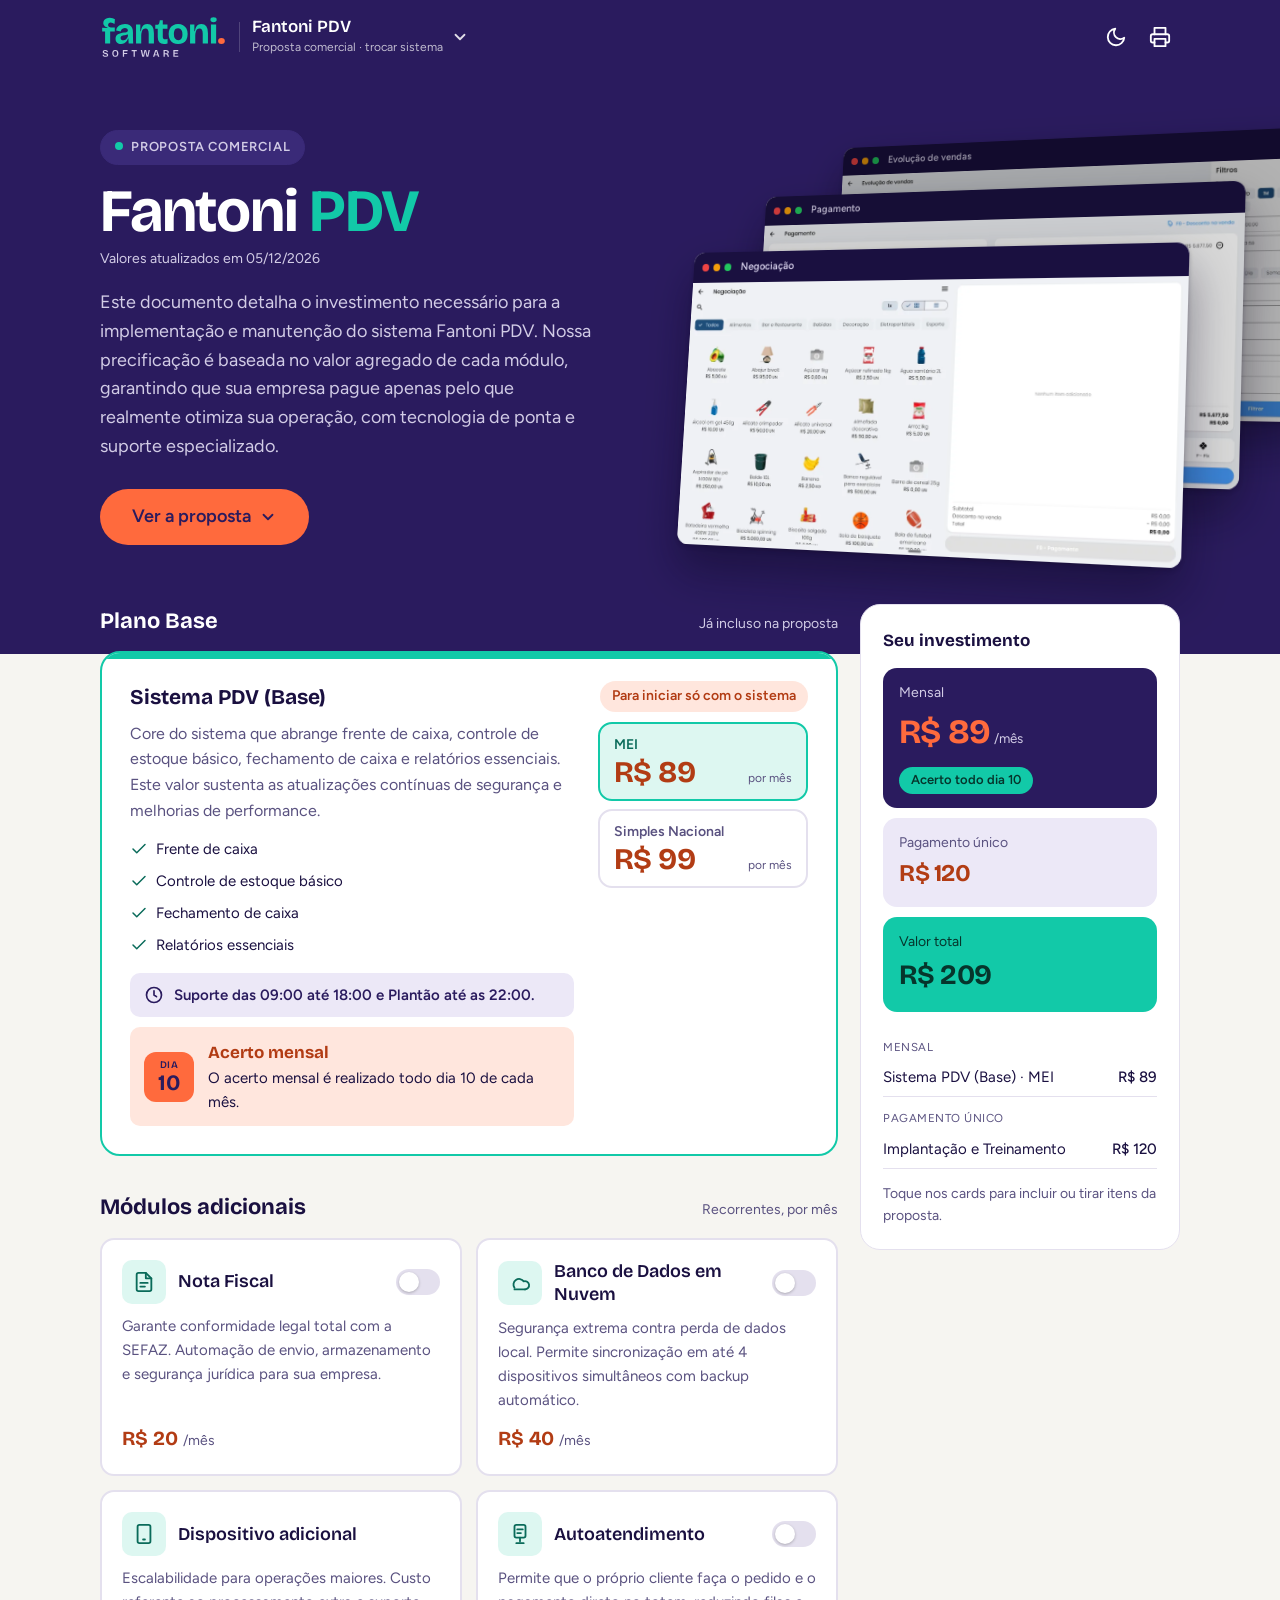
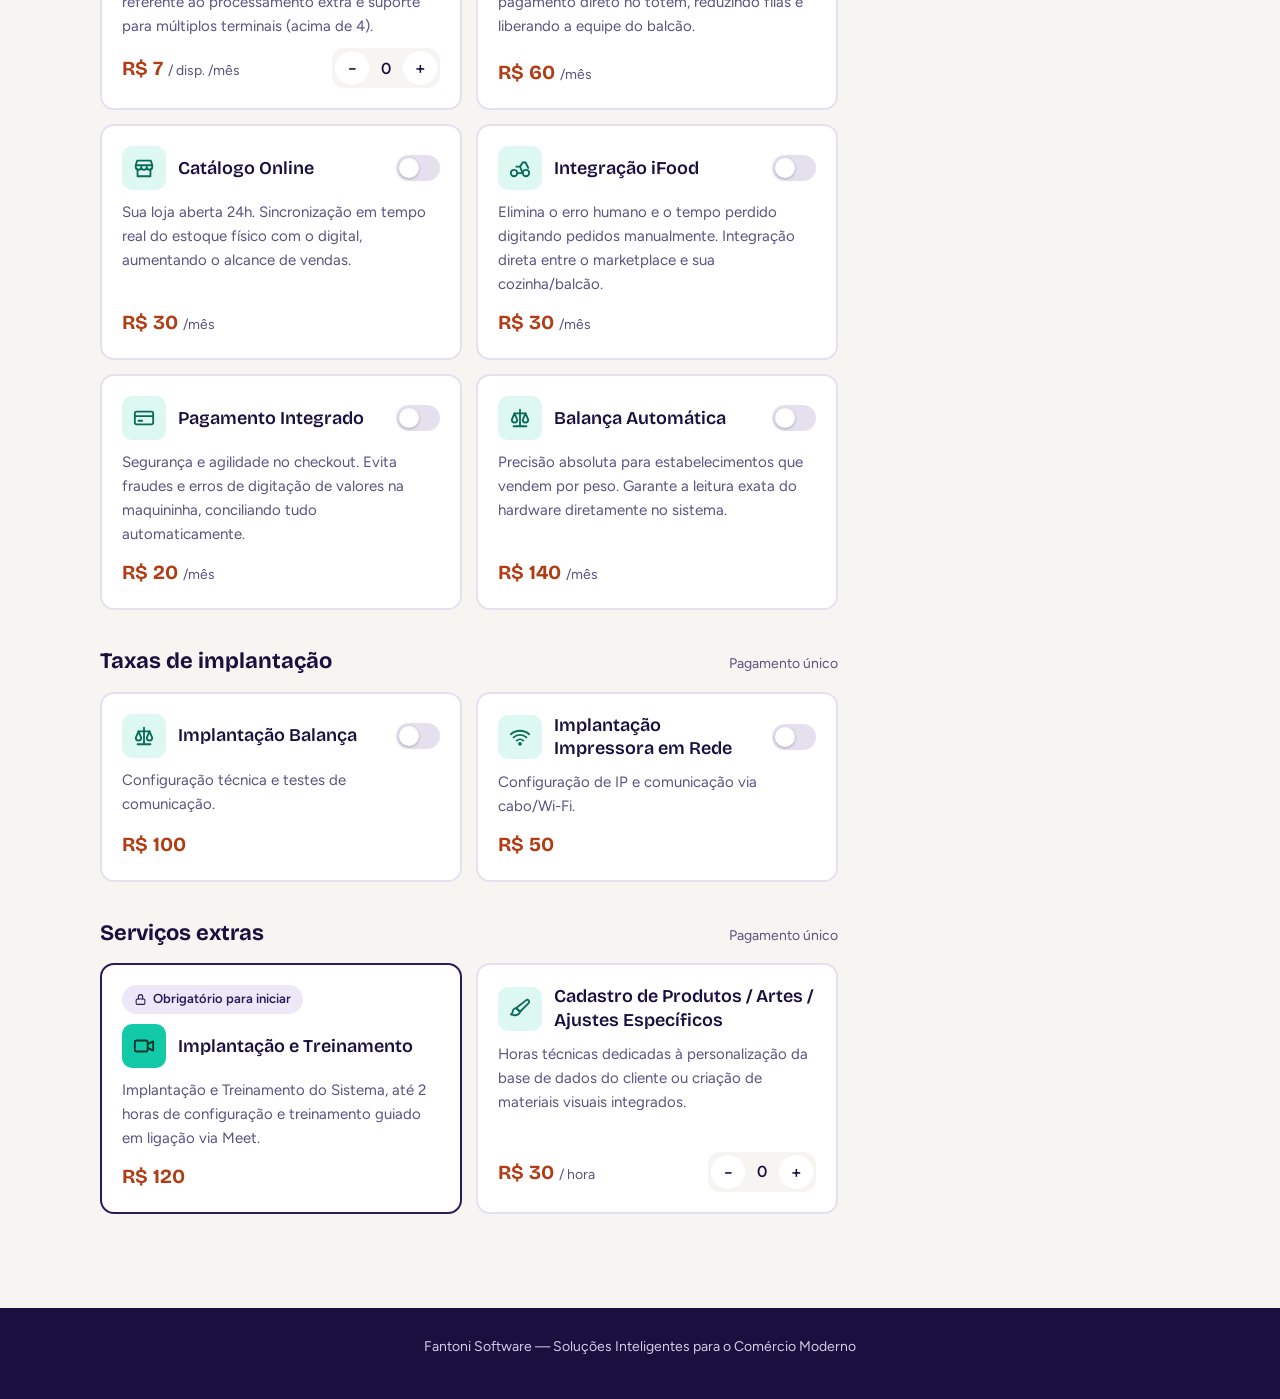
<file: docs/index.html>
<!doctype html>
<html lang="pt-BR">
<head>
<meta charset="utf-8">
<meta name="viewport" content="width=device-width, initial-scale=1">
<title>Proposta Fantoni PDV</title>
<script>
  // Aplica o tema escolhido antes de desenhar a página, para não piscar.
  try { const t = localStorage.getItem("tema"); if (t) document.documentElement.dataset.tema = t; } catch (e) {}
</script>
<link rel="preconnect" href="https://fonts.googleapis.com">
<link rel="preconnect" href="https://fonts.gstatic.com" crossorigin>
<link href="https://fonts.googleapis.com/css2?family=Bricolage+Grotesque:opsz,wght@12..96,600;12..96,700&family=Figtree:wght@400;500;600;700&display=swap" rel="stylesheet">
<link rel="icon" href="[data-uri]" type="image/svg+xml">
<style>
/* Design system da Fantoni Software (tokens de fantoni-design-system-2026-11-12):
   verde-água 60% · roxo 30% · laranja 10% (só no que se clica ou se compra). Sem degradê, brilho ou sombra colorida.
   Tema claro por padrão; o escuro segue o Windows, a menos que a pessoa escolha no botão do topo. */
:root {
  --bg: #f6f5f1; --surface: #ffffff; --line: #e4e0ee; --text: #1a1040; --muted: #5a5280; --raio: 14px;
  --topo: #2a1b5e; --roxo-elevado: #3a2a78; --on-roxo-suave: #d2cce6; --roxo-texto: #2a1b5e; --lilas: #ece8f7;
  --marca: #12c9a8; --on-marca: #06352c; --cor: #0a6b5a; --cor-suave: #ddf7f1;
  --laranja: #ff6a3d; --laranja-hover: #f2582a; --on-laranja: #2a1b5e; --laranja-texto: #b23c14; --laranja-suave: #ffe6dd;
  --sombra: none; --sombra-tela: 0 2px 4px rgba(10,6,32,.25), 0 24px 48px rgba(10,6,32,.45);
  --titulo: "Bricolage Grotesque", "Trebuchet MS", system-ui, sans-serif;
  --texto: Figtree, "Segoe UI", system-ui, sans-serif;
}
@media (prefers-color-scheme: dark) {
  :root:not([data-tema="claro"]) { --bg: #120b2e; --surface: #1e1450; --line: #3a2a78; --text: #f4f2fa; --muted: #b9b0d9; --roxo-texto: #c9bef5; --lilas: #2e2266; --cor: #3fe0c2; --cor-suave: #0b3f38; --laranja-hover: #ff8259; --on-laranja: #1a1040; --laranja-texto: #ff8a63; --laranja-suave: #4a1d0f; }
}
:root[data-tema="escuro"] { --bg: #120b2e; --surface: #1e1450; --line: #3a2a78; --text: #f4f2fa; --muted: #b9b0d9; --roxo-texto: #c9bef5; --lilas: #2e2266; --cor: #3fe0c2; --cor-suave: #0b3f38; --laranja-hover: #ff8259; --on-laranja: #1a1040; --laranja-texto: #ff8a63; --laranja-suave: #4a1d0f; }
.lua { display: none; }
:root[data-tema="claro"] .sol { display: none; }
:root[data-tema="claro"] .lua { display: block; }
:root[data-tema="escuro"] .lua { display: none; }
@media (prefers-color-scheme: light) { :root:not([data-tema]) .sol { display: none; } :root:not([data-tema]) .lua { display: block; } }

* { box-sizing: border-box; }
html { scroll-behavior: smooth; }
body { margin: 0; background: var(--bg); color: var(--text); font: 16px/1.6 var(--texto); transition: background .3s; }
button { font: inherit; color: inherit; cursor: pointer; }
.wrap { max-width: 1120px; margin: 0 auto; padding: 0 20px; }

/* barra do topo */
.barra { background: var(--topo); color: #fff; position: sticky; top: 0; z-index: 20; }
.barra .wrap { height: 74px; display: flex; align-items: center; justify-content: space-between; }
.marca { display: flex; align-items: center; gap: 12px; }
.marca .logo { height: 44px; width: auto; display: block; }
.marca .sep { width: 1px; height: 30px; background: rgba(255,255,255,.18); }
.marca b { display: block; font-family: var(--titulo); font-weight: 600; font-size: 17px; line-height: 1.2; }
.marca small { display: block; font-size: 12px; opacity: .7; }

/* troca de sistema (clique no nome do topo) */
.sistemas { position: relative; }
.barra .nome-site { gap: 8px; align-items: center; padding: 6px 10px; margin-left: -10px; text-align: left; }
.nome-site .seta { transition: transform .15s; opacity: .85; flex: none; }
.nome-site[aria-expanded="true"] .seta { transform: rotate(180deg); }
.menu-sistemas { position: absolute; top: calc(100% + 10px); left: -10px; z-index: 30; width: 300px; background: var(--surface); color: var(--text); border: 1px solid var(--line); border-radius: var(--raio); padding: 8px; box-shadow: 0 8px 24px rgba(26,16,64,.16); display: none; }
.menu-sistemas.aberto { display: block; animation: entra .15s ease; }
.menu-sistemas .rotulo { font-size: 11.5px; color: var(--muted); padding: 4px 10px 6px; text-transform: uppercase; letter-spacing: .5px; }
.menu-sistemas a { display: flex; align-items: center; gap: 12px; padding: 10px; border-radius: 10px; color: inherit; text-decoration: none; }
.menu-sistemas a:hover { background: var(--bg); }
.menu-sistemas .bola { width: 36px; height: 36px; border-radius: 10px; flex: none; display: grid; place-items: center; font-weight: 700; font-size: 12px; font-family: var(--titulo); }
.menu-sistemas .bola.pdv { background: #2a1b5e; color: #12c9a8; }
.menu-sistemas .bola.linkpro { background: #12c9a8; color: #06352c; }
.menu-sistemas .n1 { font-weight: 600; font-size: 14.5px; display: block; }
.menu-sistemas .n2 { font-size: 12px; color: var(--muted); display: block; }
.menu-sistemas .atual { margin-left: auto; font-size: 11px; color: var(--cor); font-weight: 600; }

/* parte da proposta ainda sem itens */
.aguardando { background: var(--surface); border: 2px dashed var(--line); border-radius: var(--raio); padding: 22px; display: flex; gap: 14px; align-items: center; color: var(--muted); font-size: 14px; }
.aguardando .ico { width: 46px; height: 46px; flex: none; border-radius: 13px; background: var(--cor-suave); color: var(--cor); display: grid; place-items: center; }
.aguardando b { display: block; color: var(--text); font-family: var(--titulo); font-size: 16px; font-weight: 600; }
.acoes { display: flex; gap: 4px; }
.barra button { border: 0; background: none; color: #fff; padding: 9px; border-radius: 10px; display: flex; }
.barra button:hover { background: var(--roxo-elevado); }
.barra button:focus-visible, .cta:focus-visible, .item:focus-visible, .regime:focus-visible { outline: 3px solid var(--marca); outline-offset: 3px; }

/* abertura */
.hero { position: relative; overflow: hidden; background: var(--topo); color: #fff; padding: 56px 0 90px; }
.hero .wrap { position: relative; }
.selo { display: table; font-size: 13px; font-weight: 600; letter-spacing: .8px; text-transform: uppercase; color: var(--on-roxo-suave); border: 1px solid var(--roxo-elevado); background: var(--roxo-elevado); padding: 6px 14px; border-radius: 999px; }
.selo i { display: inline-block; width: 8px; height: 8px; border-radius: 50%; background: var(--marca); margin-right: 8px; vertical-align: 1px; }
.hero h1 { font-family: var(--titulo); font-size: clamp(34px, 6vw, 60px); font-weight: 700; margin: 14px 0 4px; letter-spacing: -.02em; line-height: 1.08; }
.hero h1 em { font-style: normal; color: var(--marca); }
.hero .data { margin: 0 0 18px; color: var(--on-roxo-suave); font-size: 14px; }
.hero .intro { max-width: 680px; margin: 0; color: var(--on-roxo-suave); font-size: 18px; }

/* telas do sistema em 3D, à direita da abertura */
.telas-3d { display: none; }
.hero.com-telas { min-height: 580px; }
.hero.com-telas .wrap > :not(.telas-3d) { max-width: 46%; position: relative; z-index: 1; }
.hero.com-telas .telas-3d { display: block; position: absolute; top: -24px; right: -90px; width: 56%; height: 470px; perspective: 1600px; z-index: 0; pointer-events: none; }
.tela { position: absolute; margin: 0; width: 84%; transform: var(--giro); transition: transform .9s ease, top .9s ease, right .9s ease, left .9s ease, filter .9s ease; }
.tela .cartao { border-radius: 12px; overflow: hidden; background: #fff; box-shadow: var(--sombra-tela); animation: paira 7s ease-in-out infinite alternate; }
.tela img, .tela .vazia { display: block; width: 100%; }
.tela .vazia { aspect-ratio: 16 / 10; }
.tela .vazia { display: grid; place-items: center; background: #f6f5f1; color: #5a5280; font-size: 13px; font-weight: 600; }
.janela { display: flex; align-items: center; gap: 5px; padding: 7px 10px; background: #1a1040; color: #d2cce6; font-size: 11px; font-weight: 600; }
.janela i { width: 8px; height: 8px; border-radius: 50%; background: #ef4444; }
.janela i:nth-child(2) { background: #f59e0b; }
.janela i:nth-child(3) { background: #22c55e; margin-right: 6px; }
.tela.t3 { top: 0; right: 0; --giro: rotateY(-20deg) rotateX(7deg) translateZ(-120px); z-index: 1; filter: brightness(.7); }
.tela.t2 { top: 70px; right: 9%; --giro: rotateY(-20deg) rotateX(7deg) translateZ(-50px); z-index: 2; filter: brightness(.85); }
.tela.t1 { top: 145px; right: 15%; --giro: rotateY(-20deg) rotateX(7deg) translateZ(30px); z-index: 3; }
@keyframes paira { to { transform: translateY(-14px); } }
.cta { display: inline-flex; align-items: center; gap: 8px; margin-top: 28px; min-height: 56px; background: var(--laranja); color: var(--on-laranja); text-decoration: none; font-weight: 600; font-size: 18px; padding: 0 32px; border-radius: 999px; transition: background .15s, transform .15s; }
.cta:hover { background: var(--laranja-hover); transform: translateY(-2px); }

/* conteúdo + resumo lateral */
.grade { display: grid; grid-template-columns: 1fr 320px; gap: 22px; margin-top: -50px; position: relative; padding-bottom: 60px; }
main { min-width: 0; }
section { margin-bottom: 34px; scroll-margin-top: 80px; }
.titulo { display: flex; align-items: baseline; justify-content: space-between; gap: 10px; margin: 0 0 12px; }
.titulo h2 { font-family: var(--titulo); font-size: 22px; font-weight: 700; margin: 0; }
.titulo span { color: var(--muted); font-size: 14px; }
section:first-child .titulo h2 { color: #fff; }
section:first-child .titulo span { color: var(--on-roxo-suave); }

/* plano base */
.base { background: var(--surface); border-radius: 20px; padding: 28px; display: grid; grid-template-columns: 1fr auto; gap: 24px; border: 2px solid var(--marca); position: relative; overflow: hidden; }
.base::before { content: ""; position: absolute; inset: 0 0 auto 0; height: 6px; background: var(--marca); }
.base h3 { margin: 0 0 6px; font-family: var(--titulo); font-size: 21px; font-weight: 700; }
.base p { margin: 0 0 14px; color: var(--muted); font-size: 16px; }
.base ul { list-style: none; margin: 0; padding: 0; display: grid; grid-template-columns: repeat(auto-fill, minmax(220px, 1fr)); gap: 8px 16px; }
.base li { display: flex; gap: 8px; align-items: center; font-size: 15px; }
.base li svg { color: var(--cor); flex: none; }
.suporte { margin-top: 16px; display: flex; gap: 10px; align-items: center; background: var(--lilas); color: var(--roxo-texto); padding: 10px 14px; border-radius: 10px; font-size: 15px; font-weight: 600; }
.acerto { margin-top: 10px; display: flex; gap: 14px; align-items: center; background: var(--laranja-suave); color: var(--text); padding: 12px 14px; border-radius: 10px; font-size: 15px; }
.acerto b { display: block; font-family: var(--titulo); font-size: 17px; color: var(--laranja-texto); }
.acerto .dia { flex: none; width: 50px; height: 50px; border-radius: 12px; background: var(--laranja); color: var(--on-laranja); display: grid; place-content: center; text-align: center; font-family: var(--titulo); font-weight: 700; font-size: 22px; line-height: 1; }
.acerto .dia small { font-size: 10px; font-weight: 600; text-transform: uppercase; letter-spacing: .5px; margin-bottom: 2px; }
.total .dia10 { display: inline-block; margin-top: 8px; font-style: normal; font-size: 13px; font-weight: 600; background: var(--marca); color: var(--on-marca); padding: 3px 12px; border-radius: 999px; }
.preco-base { text-align: right; display: flex; flex-direction: column; align-items: flex-end; }
.preco-base .oferta { display: inline-block; font-size: 14px; font-weight: 600; background: var(--laranja-suave); color: var(--laranja-texto); padding: 4px 12px; border-radius: 999px; margin-bottom: 10px; }
.regimes { display: flex; flex-direction: column; gap: 8px; width: 210px; }
.regime { border: 2px solid var(--line); background: var(--surface); border-radius: 14px; padding: 10px 14px; display: grid; grid-template-columns: 1fr auto; align-items: baseline; text-align: left; transition: border-color .2s, background .2s; }
.regime span { font-weight: 600; font-size: 14px; grid-column: 1 / -1; color: var(--muted); }
.regime b { font-family: var(--titulo); font-size: 30px; font-weight: 700; letter-spacing: -.02em; line-height: 1.1; color: var(--laranja-texto); }
.regime small { color: var(--muted); font-size: 12px; text-align: right; }
.regime:hover { border-color: var(--marca); }
.preco-unico { width: 210px; border: 2px solid var(--marca); background: var(--cor-suave); border-radius: 14px; padding: 12px 14px; display: flex; flex-direction: column; text-align: left; }
.preco-unico span { font-weight: 600; font-size: 14px; color: var(--cor); }
.preco-unico b { font-family: var(--titulo); font-size: 34px; font-weight: 700; letter-spacing: -.02em; line-height: 1.15; color: var(--laranja-texto); }
.preco-unico small { color: var(--muted); font-size: 12px; }
.preco-unico em { font-style: normal; font-size: 13px; color: var(--muted); margin-top: 8px; padding-top: 8px; border-top: 1px solid var(--line); }
.regime[aria-checked="true"] { border-color: var(--marca); background: var(--cor-suave); }
.regime[aria-checked="true"] span { color: var(--cor); }

/* cards de itens */
.itens { display: grid; grid-template-columns: repeat(2, 1fr); gap: 14px; }
.item { background: var(--surface); border: 2px solid var(--line); border-radius: var(--raio); padding: 20px; text-align: left; display: flex; flex-direction: column; gap: 10px; transition: border-color .2s, transform .2s; position: relative; }
.item:hover { transform: translateY(-3px); }
.item.on { border-color: var(--marca); }
.item.obrigatorio { cursor: default; border-color: var(--roxo-texto); }
.item.obrigatorio:hover { transform: none; }
.item.obrigatorio .ico { background: var(--lilas); color: var(--roxo-texto); }
.selo-obrig { align-self: flex-start; display: inline-flex; align-items: center; gap: 6px; font-size: 13px; font-weight: 600; background: var(--lilas); color: var(--roxo-texto); padding: 4px 12px; border-radius: 999px; }
.item .cab { display: flex; align-items: center; gap: 12px; }
.item .ico { width: 44px; height: 44px; flex: none; border-radius: 10px; background: var(--cor-suave); color: var(--cor); display: grid; place-items: center; transition: background .2s, color .2s; }
.item.on .ico { background: var(--marca); color: var(--on-marca); }
.item h4 { margin: 0; font-family: var(--titulo); font-size: 18px; font-weight: 600; line-height: 1.3; flex: 1; }
.item p { margin: 0; color: var(--muted); font-size: 15px; flex: 1; }
.item h4 .tag { display: inline-block; margin-left: 6px; vertical-align: 2px; font-family: var(--texto); font-size: 12px; font-weight: 600; color: var(--cor); background: var(--cor-suave); padding: 2px 10px; border-radius: 999px; }
.nota-grupo { margin: -4px 0 14px; color: var(--muted); font-size: 16px; }
.item .pe { display: flex; align-items: center; justify-content: space-between; gap: 10px; }
.item .valor { font-family: var(--titulo); font-weight: 700; font-size: 20px; color: var(--laranja-texto); }
.item .valor small { font-family: var(--texto); font-weight: 400; color: var(--muted); font-size: 14px; }
.chave { width: 44px; height: 26px; border-radius: 99px; background: var(--line); position: relative; flex: none; transition: background .2s; }
.chave::after { content: ""; position: absolute; top: 3px; left: 3px; width: 20px; height: 20px; border-radius: 50%; background: #fff; box-shadow: 0 1px 3px rgba(0,0,0,.25); transition: transform .2s; }
.item.on .chave { background: var(--marca); }
.item.on .chave::after { transform: translateX(18px); }
.qtd { display: flex; align-items: center; gap: 4px; background: var(--bg); border-radius: 12px; padding: 3px; }
.qtd button { border: 0; background: var(--surface); width: 34px; height: 34px; border-radius: 999px; font-size: 17px; font-weight: 600; line-height: 1; }
.qtd button:hover { color: var(--cor); }
.qtd span { min-width: 26px; text-align: center; font-weight: 600; }

/* resumo */
.resumo { position: relative; }
.caixa { position: sticky; top: 86px; background: var(--surface); border: 1px solid var(--line); border-radius: 20px; padding: 22px; }
.caixa h3 { margin: 0 0 14px; font-family: var(--titulo); font-size: 17px; font-weight: 700; }
.total { background: var(--topo); color: #fff; border-radius: var(--raio); padding: 14px 16px; }
.total span { display: block; font-size: 14px; color: var(--on-roxo-suave); }
.total b { font-family: var(--titulo); font-size: 34px; font-weight: 700; letter-spacing: -.02em; color: var(--laranja); }
.total small { color: var(--on-roxo-suave); margin-left: 3px; }
.total.unico { background: var(--lilas); color: var(--text); margin-top: 10px; }
.total.unico span { color: var(--muted); }
.total.unico b { font-size: 24px; color: var(--laranja-texto); }
.total.geral { background: var(--marca); color: var(--on-marca); margin-top: 10px; }
.total.geral span { color: var(--on-marca); }
.total.geral span small { color: var(--on-marca); font-size: 12px; margin: 0; }
.total.geral b { font-size: 28px; color: var(--on-marca); }
.caixa ul { list-style: none; margin: 14px 0 0; padding: 0; font-size: 15px; }
.caixa li { display: flex; justify-content: space-between; gap: 10px; padding: 7px 0; border-bottom: 1px solid var(--line); animation: entra .25s ease; }
.caixa li span:last-child { white-space: nowrap; font-weight: 500; }
.caixa li.grupo { border: 0; padding: 12px 0 2px; font-size: 11.5px; text-transform: uppercase; letter-spacing: .5px; color: var(--muted); animation: none; }
@keyframes entra { from { opacity: 0; transform: translateX(-6px); } }
.dica { margin: 14px 0 0; font-size: 14px; color: var(--muted); }
.pulsa { animation: pulsa .35s ease; }
@keyframes pulsa { 50% { transform: scale(1.06); } }

.rodape { padding: 28px 0 40px; background: #1a1040; color: #d2cce6; font-size: 14px; text-align: center; }

/* entrada ao rolar */
.surge { opacity: 0; transform: translateY(18px); transition: opacity .6s ease, transform .6s ease; }
.surge.visivel { opacity: 1; transform: none; }

@media (max-width: 900px) {
  .hero.com-telas { min-height: 0; }
  .hero.com-telas .wrap > :not(.telas-3d) { max-width: none; }
  .hero.com-telas .telas-3d { position: relative; top: 0; right: 0; width: 100%; height: clamp(230px, 62vw, 470px); margin-bottom: 10px; order: -1; }
  .hero.com-telas .wrap { display: flex; flex-direction: column; align-items: flex-start; }
  .hero.com-telas { padding-top: 28px; }
  .hero.com-telas .telas-3d { align-self: stretch; }
  /* pilha centralizada e menos inclinada: a da frente à esquerda, as de trás aparecendo à direita */
  .tela { width: 80%; right: auto; }
  .tela.t3 { top: 0; left: 18%; --giro: rotateY(-12deg) rotateX(5deg) translateZ(-80px); }
  .tela.t2 { top: 9%; left: 10%; --giro: rotateY(-12deg) rotateX(5deg) translateZ(-35px); }
  .tela.t1 { top: 19%; left: 2%; --giro: rotateY(-12deg) rotateX(5deg) translateZ(20px); }
  .grade { grid-template-columns: 1fr; }
  .resumo { position: sticky; bottom: 0; z-index: 15; margin: 0 -20px -60px; }
  .caixa { position: static; border-radius: 20px 20px 0 0; padding: 14px 18px; border-width: 1px 0 0; box-shadow: 0 -4px 16px rgba(26,16,64,.12); display: grid; grid-template-columns: 1fr 1fr; gap: 10px; }
  .caixa h3, .caixa ul, .dica { display: none; }
  .total.unico { margin: 0; }
  .total.geral { grid-column: 1 / -1; margin: 0; display: flex; align-items: center; justify-content: space-between; padding: 10px 16px; }
  .total.geral b { font-size: 20px; }
  .total b { font-size: 22px; }
  .total .dia10 { display: block; width: fit-content; margin-top: 4px; font-size: 11px; padding: 2px 8px; }
  .total.unico b { font-size: 18px; }
}
@media (max-width: 600px) {
  .dica-troca, .marca .sep, .marca small { display: none; }
  .marca .logo { height: 34px; }
  .marca { gap: 8px; }
  .menu-sistemas { position: fixed; top: 70px; left: 16px; right: 16px; width: auto; }
  .itens { grid-template-columns: 1fr; }
  .base { grid-template-columns: 1fr; padding: 20px; }
  .base ul { grid-template-columns: 1fr; }
  .preco-base { text-align: left; align-items: stretch; }
  .preco-base .oferta { align-self: flex-start; }
  .regimes { width: auto; flex-direction: row; }
  .regime { flex: 1; }
  .preco-unico { width: auto; }
  .regime b { font-size: 24px; }
}
@media (prefers-reduced-motion: reduce) { * { animation: none !important; transition: none !important; } .surge { opacity: 1; transform: none; } }

/* impressão / PDF: só o que foi escolhido */
@media print {
  .barra, .cta, .dica, .chave, .qtd button { display: none !important; }
  body { background: #fff; }
  .hero { padding: 20px 0; color: #000; background: none; }
  .selo { background: #eee; }
  .grade { grid-template-columns: 1fr; margin: 0; }
  section:first-child .titulo h2, section:first-child .titulo span { color: inherit; }
  .item:not(.on) { display: none; }
  .surge { opacity: 1; transform: none; }
  .item, .base, .caixa { box-shadow: none; border: 1px solid #ccc; break-inside: avoid; }
}
</style>
</head>
<body>
<div class="barra">
  <div class="wrap">
    <div class="marca">
      <img class="logo" src="[data-uri]" alt="fantoni. Software"><span class="sep"></span>
      <div class="sistemas">
        <button class="nome-site" id="nome-site" aria-haspopup="true" aria-expanded="false" title="Trocar de sistema">
          <span><b id="nome-sistema">Fantoni PDV</b><small>Proposta comercial<span class="dica-troca"> · trocar sistema</span></small></span>
          <svg class="seta" width="18" height="18" viewBox="0 0 24 24" fill="none" stroke="currentColor" stroke-width="2.4" stroke-linecap="round" stroke-linejoin="round"><path d="m6 9 6 6 6-6"/></svg>
        </button>
        <nav class="menu-sistemas" id="menu-sistemas"></nav>
      </div>
    </div>
    <div class="acoes">
      <button id="tema" title="Alternar fundo claro / escuro">
        <svg class="sol" width="22" height="22" viewBox="0 0 24 24" fill="none" stroke="currentColor" stroke-width="2" stroke-linecap="round"><circle cx="12" cy="12" r="4"/><path d="M12 2v2M12 20v2M4.9 4.9l1.4 1.4M17.7 17.7l1.4 1.4M2 12h2M20 12h2M4.9 19.1l1.4-1.4M17.7 6.3l1.4-1.4"/></svg>
        <svg class="lua" width="22" height="22" viewBox="0 0 24 24" fill="none" stroke="currentColor" stroke-width="2" stroke-linecap="round" stroke-linejoin="round"><path d="M21 12.8A9 9 0 1 1 11.2 3a7 7 0 0 0 9.8 9.8z"/></svg>
      </button>
      <button id="imprimir" title="Imprimir ou salvar em PDF">
        <svg width="22" height="22" viewBox="0 0 24 24" fill="none" stroke="currentColor" stroke-width="2" stroke-linecap="round" stroke-linejoin="round"><path d="M6 9V2h12v7"/><path d="M6 18H4a2 2 0 0 1-2-2v-5a2 2 0 0 1 2-2h16a2 2 0 0 1 2 2v5a2 2 0 0 1-2 2h-2"/><path d="M6 14h12v8H6z"/></svg>
      </button>
    </div>
  </div>
</div>

<header class="hero">
  <div class="wrap">
    <div class="telas-3d" id="telas" aria-hidden="true"></div>
    <span class="selo"><i></i>Proposta comercial</span>
    <h1 id="titulo">Fantoni PDV</h1>
    <p class="data" id="data"></p>
    <p class="intro" id="intro"></p>
    <a class="cta" href="#base">Ver a proposta
      <svg width="18" height="18" viewBox="0 0 24 24" fill="none" stroke="currentColor" stroke-width="2.4" stroke-linecap="round" stroke-linejoin="round"><path d="m6 9 6 6 6-6"/></svg>
    </a>
  </div>
</header>

<div class="wrap grade">
  <main id="conteudo"></main>
  <aside class="resumo" id="resumo">
    <div class="caixa">
      <h3>Seu investimento</h3>
      <div class="total"><span>Mensal</span><b id="t-mensal">R$ 0</b><small>/mês</small><em class="dia10" id="acerto-curto">Acerto todo dia 10</em></div>
      <div class="total unico"><span>Pagamento único</span><b id="t-unico">R$ 0</b></div>
      <div class="total geral"><span>Valor total</span><b id="t-geral">R$ 0</b></div>
      <ul id="lista"></ul>
      <p class="dica">Toque nos cards para incluir ou tirar itens da proposta.</p>
    </div>
  </aside>
</div>

<footer class="rodape"><div class="wrap" id="rodape"></div></footer>

<script>
// Conteúdo das propostas, uma por sistema. Para mudar preço ou texto, edite só aqui.
// Preço null aparece como "A definir" na página.
window.PROPOSTAS = {};

// --- Fantoni PDV (copiado do PDF "Sistema Fantoni PDV.pdf") ---
PROPOSTAS.pdv = {
  nome: "Fantoni PDV",
  sigla: "PDV",
  descricao: "Frente de caixa para bares, restaurantes e varejo",
  slogan: "Excelência em Automação Comercial",
  rodape: "Fantoni Software — Soluções Inteligentes para o Comércio Moderno",
  acerto: "O acerto mensal é realizado todo dia 10 de cada mês.",
  intro:
    "Este documento detalha o investimento necessário para a implementação e manutenção do sistema Fantoni PDV. " +
    "Nossa precificação é baseada no valor agregado de cada módulo, garantindo que sua empresa pague apenas pelo que " +
    "realmente otimiza sua operação, com tecnologia de ponta e suporte especializado.",

  // telas em 3D no topo da página (prints salvos na pasta public/telas); sem o arquivo, aparece uma janela provisória
  telas: [
    { img: "[data-uri]", titulo: "Negociação" },
    { img: "[data-uri]", titulo: "Pagamento" },
    { img: "[data-uri]", titulo: "Evolução de vendas" },
  ],

  base: {
    nome: "Sistema PDV (Base)",
    // preço mensal para iniciar só com o sistema, conforme o regime da empresa (o primeiro é o que abre marcado)
    regimes: [
      { id: "mei", nome: "MEI", preco: 89 },
      { id: "simples", nome: "Simples Nacional", preco: 99 },
    ],
    texto:
      "Core do sistema que abrange frente de caixa, controle de estoque básico, fechamento de caixa e relatórios essenciais. " +
      "Este valor sustenta as atualizações contínuas de segurança e melhorias de performance.",
    suporte: "Suporte das 09:00 até 18:00 e Plantão até as 22:00.",
    itens: ["Frente de caixa", "Controle de estoque básico", "Fechamento de caixa", "Relatórios essenciais"],
  },

  // tipo "qtd": cobra por unidade (o cliente escolhe quantas)
  modulos: [
    { id: "nfe", nome: "Nota Fiscal", preco: 20, icone: "nota", texto: "Garante conformidade legal total com a SEFAZ. Automação de envio, armazenamento e segurança jurídica para sua empresa." },
    { id: "nuvem", nome: "Banco de Dados em Nuvem", preco: 40, icone: "nuvem", texto: "Segurança extrema contra perda de dados local. Permite sincronização em até 4 dispositivos simultâneos com backup automático." },
    { id: "disp", nome: "Dispositivo adicional", preco: 7, icone: "disp", tipo: "qtd", unidade: "disp.", unidades: "disp.", texto: "Escalabilidade para operações maiores. Custo referente ao processamento extra e suporte para múltiplos terminais (acima de 4)." },
    { id: "totem", nome: "Autoatendimento", preco: 60, icone: "totem", texto: "Permite que o próprio cliente faça o pedido e o pagamento direto no totem, reduzindo filas e liberando a equipe do balcão." },
    { id: "catalogo", nome: "Catálogo Online", preco: 30, icone: "loja", texto: "Sua loja aberta 24h. Sincronização em tempo real do estoque físico com o digital, aumentando o alcance de vendas." },
    { id: "ifood", nome: "Integração iFood", preco: 30, icone: "moto", texto: "Elimina o erro humano e o tempo perdido digitando pedidos manualmente. Integração direta entre o marketplace e sua cozinha/balcão." },
    { id: "pagto", nome: "Pagamento Integrado", preco: 20, icone: "cartao", texto: "Segurança e agilidade no checkout. Evita fraudes e erros de digitação de valores na maquininha, conciliando tudo automaticamente." },
    { id: "balanca", nome: "Balança Automática", preco: 140, icone: "balanca", texto: "Precisão absoluta para estabelecimentos que vendem por peso. Garante a leitura exata do hardware diretamente no sistema." },
  ],

  implantacao: [
    { id: "i-balanca", nome: "Implantação Balança", preco: 100, icone: "balanca", texto: "Configuração técnica e testes de comunicação." },
    { id: "i-rede", nome: "Implantação Impressora em Rede", preco: 50, icone: "wifi", texto: "Configuração de IP e comunicação via cabo/Wi-Fi." },
  ],

  extras: [
    { id: "treino", nome: "Implantação e Treinamento", preco: 120, obrigatorio: true, icone: "video", texto: "Implantação e Treinamento do Sistema, até 2 horas de configuração e treinamento guiado em ligação via Meet." },
    { id: "horas", nome: "Cadastro de Produtos / Artes / Ajustes Específicos", preco: 30, icone: "pincel", tipo: "qtd", unidade: "hora", texto: "Horas técnicas dedicadas à personalização da base de dados do cliente ou criação de materiais visuais integrados." },
  ],
};

// --- Link PRO (copiado da "Link Pro - Tabela de Precos.pdf", novembro de 2026) ---
PROPOSTAS.linkpro = {
  nome: "Link PRO",
  sigla: "LP",
  descricao: "Gestão e frente de caixa para o seu comércio",
  rodape: "Fantoni Software — Soluções Inteligentes para o Comércio Moderno",
  acerto: "O acerto mensal é realizado todo dia 10 de cada mês.",
  intro:
    "Sistema de gestão e frente de caixa para o seu comércio. Você começa pelo Link PRO e adiciona só o que a sua operação usa.",

  telas: [
    { img: "[data-uri]", titulo: "Atendimento" },
    { img: "[data-uri]", titulo: "Resumo de vendas" },
    { img: "[data-uri]", titulo: "Frente de caixa" },
  ],

  base: {
    nome: "Link PRO",
    // mensalidade única, sem separar por regime (sem "regimes", a página mostra um preço só)
    preco: 139,
    nota: "Atende praticamente todos os regimes de tributação",
    texto:
      "Sistema completo com 1 caixa. Tudo o que está abaixo vem incluído no mesmo valor. " +
      "Os adicionais e os sistemas extras se ligam a ele.",
    suporte: "Suporte da Fantoni pelo WhatsApp.",
    itens: [
      "Frente de caixa com 1 licença",
      "Vendas no balcão, em mesas e comandas",
      "Várias formas de pagamento na mesma venda",
      "Abertura e fechamento de caixa, sangria e suprimento",
      "Cadastro de produtos, clientes e fornecedores",
      "NFC-e, NF-e, MDF-e e os outros modelos de nota (só a NFS-e é adicional)",
      "Controle de estoque",
      "CMV: o custo real de cada produto vendido",
      "Controle financeiro: contas a pagar e a receber",
      "Relatórios de vendas, caixa, estoque e financeiro",
    ],
  },

  // seções próprias do Link PRO (o PDV usa módulos / implantação / extras)
  grupos: [
    {
      id: "adicionais", titulo: "Adicionais do Link PRO", sub: "Por mês", mensal: true,
      nota: "Recursos que você liga no próprio Link PRO, conforme a necessidade.",
      itens: [
        { id: "caixa", nome: "Caixa adicional", preco: 29, icone: "caixa", tipo: "qtd", unidade: "caixa", texto: "Mais um ponto de venda na loja." },
        { id: "garcom", nome: "Garçom", preco: 29, icone: "garcom", tipo: "qtd", unidade: "aparelho", texto: "Pedido anotado na mesa, direto do celular." },
        { id: "movel", nome: "Link Móvel", preco: 29, icone: "disp", tipo: "qtd", unidade: "aparelho", requer: "cloud", texto: "Venda pelo celular, em qualquer lugar." },
        { id: "cloud", nome: "Cloud", preco: 79, icone: "nuvem", texto: "Seus dados na nuvem. É a base para Link Web, Catálogo, Menu Digital e Link Móvel." },
        { id: "web", nome: "Link Web", preco: 19, icone: "globo", requer: "cloud", texto: "Acesse o sistema pelo navegador, de qualquer computador." },
        { id: "catalogo", nome: "Catálogo Online", preco: 19, icone: "loja", requer: "cloud", texto: "Sua loja na internet, ligada ao estoque." },
        { id: "menu", nome: "Menu Digital", preco: 19, icone: "qr", requer: "cloud", texto: "Cardápio no celular do cliente, pelo QR Code." },
        { id: "catalogo-plus", nome: "Catálogo Online Plus", preco: 49, icone: "moto", requer: "cloud", texto: "Catálogo com o Conecta Entregador para as suas entregas." },
        { id: "pagto", nome: "Pagamento Integrado", preco: 79, icone: "cartao", texto: "O valor vai direto para a maquininha, sem digitar de novo." },
        { id: "ordem", nome: "Ordem de Pagamento", preco: 99, icone: "lista", texto: "Organize e acompanhe as ordens de pagamento no sistema." },
        { id: "nfse", nome: "NFS-e", preco: 89, icone: "nota", texto: "Nota fiscal de serviço, até 50 notas por mês. Acima disso, R$ 1 por nota." },
      ],
    },
    {
      id: "sistemas", titulo: "Sistemas extras", sub: "Por mês", mensal: true,
      nota: "Sistemas próprios, com aparelho dedicado, que trabalham conectados ao Link PRO.",
      itens: [
        { id: "cozinha", nome: "Monitor de cozinha", preco: 29, icone: "monitor", tipo: "qtd", unidade: "tela", texto: "Os pedidos aparecem na tela da cozinha, na ordem em que entram." },
        { id: "balanca", nome: "Pesagem automática", preco: 140, icone: "balanca", tipo: "qtd", unidade: "balança", texto: "A balança manda o peso direto para a venda, sem digitar." },
        { id: "consulta", nome: "Consulta preço", preco: 29, icone: "busca", tipo: "qtd", unidade: "terminal", unidades: "terminais", texto: "Terminal onde o cliente passa o código e vê o preço do produto." },
      ],
    },
    {
      id: "implantacao", titulo: "Implantação", sub: "Pagamento único", mensal: false,
      nota: "A Fantoni instala, configura e treina a sua equipe. Você começa a vender com tudo funcionando.",
      itens: [
        { id: "implantacao", nome: "Implantação Link PRO", preco: 349, obrigatorio: true, icone: "engrenagem", texto: "Instalação no primeiro caixa; configuração fiscal (certificado, NFC-e e NF-e); formas de pagamento e usuários; cadastro de até 100 produtos ou importação de planilha; 1 impressora; treinamento de 2 horas e 7 dias de acompanhamento pelo WhatsApp. Pago no fechamento: à vista no PIX ou em até 2x no cartão." },
      ],
    },
    {
      id: "avulsos", titulo: "Serviços avulsos", sub: "Pagamento único", mensal: false,
      nota: "Garçom, monitor de cozinha, consulta preço e Link Móvel são instalados sem custo.",
      itens: [
        { id: "migracao", nome: "Migração de outro sistema", preco: 199, icone: "setas", texto: "Produtos, clientes e estoque trazidos do sistema antigo." },
        { id: "i-caixa", nome: "Instalação de caixa adicional", preco: 79, icone: "caixa", tipo: "qtd", unidade: "caixa", texto: "Instalação e configuração." },
        { id: "i-balanca", nome: "Instalação da pesagem automática", preco: 150, icone: "balanca", texto: "Configuração da balança e testes." },
        { id: "i-cloud", nome: "Ativação do Cloud", preco: 99, icone: "nuvem", texto: "Configuração da conta na nuvem." },
        { id: "i-catalogo", nome: "Criação de catálogo e menu digital", preco: 99, icone: "qr", texto: "Montagem com categorias e fotos." },
        { id: "i-impressora", nome: "Impressora em rede", preco: 50, icone: "wifi", tipo: "qtd", unidade: "impressora", texto: "Configuração por IP, cabo ou Wi-Fi." },
        { id: "i-hora", nome: "Hora adicional", preco: 50, icone: "relogio", tipo: "qtd", unidade: "hora", texto: "Treinamento extra ou ajustes fora do combinado." },
        { id: "i-produtos", nome: "Cadastro de produtos", preco: 2, icone: "pincel", tipo: "qtd", unidade: "produto", passo: 10, texto: "Acima dos 100 produtos incluídos na implantação. Cada toque no + soma 10 produtos." },
      ],
    },
  ],
};
</script>
<script>
// Monta a proposta (demonstrativo geral, igual para todos os clientes) a partir de dados.js
// e calcula o total conforme os itens são ligados/desligados.
// Há uma proposta por sistema (PDV e Link PRO); o sistema aberto fica no endereço (#pdv ou #linkpro).
const $ = (s) => document.querySelector(s);
const real = (v) => (v == null ? "A definir" : "R$ " + v.toLocaleString("pt-BR"));
const ICONES = {
  nota: '<path d="M14 2H6a2 2 0 0 0-2 2v16a2 2 0 0 0 2 2h12a2 2 0 0 0 2-2V8z"/><path d="M14 2v6h6M8 13h8M8 17h5"/>',
  nuvem: '<path d="M17.5 19a4.5 4.5 0 1 0-1.4-8.8A6 6 0 1 0 6 17.3"/><path d="M6 19h11.5"/>',
  disp: '<rect x="5" y="2" width="14" height="20" rx="2"/><path d="M11 18h2"/>',
  totem: '<rect x="6" y="2" width="12" height="14" rx="2"/><path d="M12 16v4M8 22h8M9 7h6M9 11h4"/>',
  loja: '<path d="M3 9l1.5-5h15L21 9"/><path d="M3 9h18v2a3 3 0 0 1-6 0 3 3 0 0 1-6 0 3 3 0 0 1-6 0z"/><path d="M5 13v8h14v-8"/>',
  moto: '<circle cx="5.5" cy="17.5" r="3.5"/><circle cx="18.5" cy="17.5" r="3.5"/><path d="M15 6h3l3 6M9 17.5h6l-3-7H8M12 10.5 15 6"/>',
  cartao: '<rect x="2" y="5" width="20" height="14" rx="2"/><path d="M2 10h20M6 15h4"/>',
  balanca: '<path d="M12 3v18M5 21h14M6 7h12"/><path d="m6 7-3 7a3 3 0 0 0 6 0zM18 7l-3 7a3 3 0 0 0 6 0z"/>',
  wifi: '<path d="M5 12.5a10 10 0 0 1 14 0M8.5 16a5 5 0 0 1 7 0M2 9a15 15 0 0 1 20 0"/><circle cx="12" cy="19.5" r="1"/>',
  impressora: '<path d="M6 9V2h12v7"/><path d="M6 18H4a2 2 0 0 1-2-2v-5a2 2 0 0 1 2-2h16a2 2 0 0 1 2 2v5a2 2 0 0 1-2 2h-2"/><path d="M6 14h12v8H6z"/>',
  video: '<rect x="2" y="6" width="14" height="12" rx="2"/><path d="m16 10 6-3v10l-6-3"/>',
  pincel: '<path d="M18.4 2.6a2 2 0 0 1 3 3L12 15l-4-4z"/><path d="M8 11c-2 0-4 1.5-4 4 0 1.5-1 2.5-2 3 4 1.5 9 1 10-3z"/>',
  ok: '<path d="M20 6 9 17l-5-5"/>',
  cadeado: '<rect x="4" y="11" width="16" height="10" rx="2"/><path d="M8 11V7a4 4 0 0 1 8 0v4"/>',
  relogio: '<circle cx="12" cy="12" r="9"/><path d="M12 7v5l3 2"/>',
  caixa: '<rect x="3" y="10" width="18" height="11" rx="2"/><path d="M7 10V5h10v5M7 14h2M11 14h2M15 14h2M7 17h10"/>',
  garcom: '<rect x="7" y="2" width="10" height="20" rx="2"/><path d="M10 6h4M10 10h4M10 14h2"/>',
  globo: '<circle cx="12" cy="12" r="9"/><path d="M3 12h18M12 3a14 14 0 0 1 0 18M12 3a14 14 0 0 0 0 18"/>',
  qr: '<rect x="3" y="3" width="7" height="7" rx="1"/><rect x="14" y="3" width="7" height="7" rx="1"/><rect x="3" y="14" width="7" height="7" rx="1"/><path d="M14 14h3v3M21 14v.01M17 21h4v-4M14 21v-3"/>',
  lista: '<rect x="4" y="3" width="16" height="18" rx="2"/><path d="M8 8h8M8 12h8M8 16h5"/>',
  monitor: '<rect x="2" y="4" width="20" height="13" rx="2"/><path d="M8 21h8M12 17v4M6 9h6M6 12h4"/>',
  busca: '<circle cx="11" cy="11" r="7"/><path d="m20 20-4-4M8 9v4M11 9v4M14 9v4"/>',
  setas: '<path d="M4 7h14l-3-3M20 17H6l3 3"/>',
  engrenagem: '<circle cx="12" cy="12" r="3"/><path d="M12 2v3M12 19v3M4.2 4.2l2.1 2.1M17.7 17.7l2.1 2.1M2 12h3M19 12h3M4.2 19.8l2.1-2.1M17.7 6.3l2.1-2.1"/>',
};
const svg = (n, t = 22) => `<svg width="${t}" height="${t}" viewBox="0 0 24 24" fill="none" stroke="currentColor" stroke-width="2" stroke-linecap="round" stroke-linejoin="round">${ICONES[n]}</svg>`;

// Estado da proposta aberta; render() refaz tudo ao trocar de sistema.
let sistema, P, b, GRUPOS, TODOS, regime, escolha;

function render(id) {
  sistema = PROPOSTAS[id] ? id : "pdv";
  P = PROPOSTAS[sistema];
  b = P.base;
  document.documentElement.dataset.sistema = sistema;
  document.title = "Proposta " + P.nome;

  // Grupos de itens escolhíveis. "mensal" decide em qual total o valor entra.
  // Um sistema pode trazer as próprias seções em "grupos"; senão usa módulos / implantação / extras.
  GRUPOS = P.grupos || [
    { id: "modulos", titulo: "Módulos adicionais", sub: "Recorrentes, por mês", mensal: true, itens: P.modulos },
    { id: "implantacao", titulo: "Taxas de implantação", sub: "Pagamento único", mensal: false, itens: P.implantacao },
    { id: "extras", titulo: "Serviços extras", sub: "Pagamento único", mensal: false, itens: P.extras },
  ];
  TODOS = Object.fromEntries(GRUPOS.flatMap((g) => g.itens.map((i) => [i.id, { ...i, mensal: g.mensal }])));

  // o que está escolhido (id -> quantidade): começa com o plano base e os itens obrigatórios
  // sem "regimes" nos dados, o sistema tem mensalidade única
  regime = b.regimes ? b.regimes[0] : { id: "unico", nome: "", preco: b.preco };
  escolha = Object.fromEntries(Object.values(TODOS).filter((i) => i.obrigatorio).map((i) => [i.id, 1]));

  $("#nome-sistema").textContent = P.nome;
  // última palavra do nome em verde-água, como pede o design system ("Fantoni PDV", "Link PRO")
  $("#titulo").innerHTML = P.nome.replace(/(\S+)$/, "<em>$1</em>");
  $("#data").textContent = "Valores atualizados em " + new Date().toLocaleDateString("pt-BR");
  $("#intro").textContent = P.intro;
  // telas em 3D: a primeira começa na frente e a cada 7 s a da frente vai para trás;
  // se o print não existir, vira uma janela provisória com o nome da tela
  const telas = P.telas || [];
  document.querySelector(".hero").classList.toggle("com-telas", telas.length > 0);
  $("#telas").innerHTML = telas.map((t) => `
    <figure class="tela"><div class="cartao">
      <div class="janela"><i></i><i></i><i></i><span>${t.titulo}</span></div>
      <img src="${t.img}" alt="" onerror="this.replaceWith(Object.assign(document.createElement('div'), { className: 'vazia', textContent: 'Print da tela: ${t.titulo}' }))">
    </div></figure>`).join("");
  girarTelas(true);
  $("#rodape").textContent = P.rodape;
  $("#acerto-curto").textContent = P.acertoCurto || "Acerto todo dia 10";
  $("#menu-sistemas").innerHTML =
    '<div class="rotulo">Trocar de sistema</div>' +
    Object.entries(PROPOSTAS).map(([k, s]) =>
      `<a href="#${k}"><span class="bola ${k}">${s.sigla}</span><span><span class="n1">${s.nome}</span><span class="n2">${s.descricao}</span></span>${k === sistema ? '<span class="atual">atual</span>' : ""}</a>`
    ).join("");

  let html = `
<section id="base">
  <div class="titulo"><h2>Plano Base</h2><span>Já incluso na proposta</span></div>
  <div class="base">
    <div>
      <h3>${b.nome}</h3>
      <p>${b.texto}</p>
      ${b.itens.length ? `<ul>${b.itens.map((i) => `<li>${svg("ok", 18)}${i}</li>`).join("")}</ul>` : ""}
      <div class="suporte">${svg("relogio", 20)}${b.suporte}</div>
      <div class="acerto"><span class="dia"><small>${(P.acertoSelo || ["dia", "10"])[0]}</small>${(P.acertoSelo || ["dia", "10"])[1]}</span><span><b>${P.acertoTitulo || "Acerto mensal"}</b>${P.acerto}</span></div>
    </div>
    <div class="preco-base">
      <span class="oferta">Para iniciar só com o sistema</span>
      ${b.regimes ? `<div class="regimes" role="radiogroup" aria-label="Regime da empresa">
        ${b.regimes.map((r) => `<button class="regime" role="radio" data-regime="${r.id}"><span>${r.nome}</span><b>${real(r.preco)}</b>${r.preco == null ? "" : "<small>por mês</small>"}</button>`).join("")}
      </div>` : `<div class="preco-unico"><span>Mensalidade única</span><b>${real(b.preco)}</b>${b.preco == null ? "" : "<small>por mês</small>"}${b.nota ? `<em>${b.nota}</em>` : ""}</div>`}
    </div>
  </div>
</section>`;

  for (const g of GRUPOS) {
    html += `<section id="${g.id}"><div class="titulo"><h2>${g.titulo}</h2><span>${g.sub}</span></div>${g.nota ? `<p class="nota-grupo">${g.nota}</p>` : ""}`;
    if (!g.itens.length) {
      html += `<div class="aguardando"><span class="ico">${svg("relogio", 24)}</span><span><b>Itens em definição</b>Os itens e valores desta parte entram aqui em breve.</span></div></section>`;
      continue;
    }
    html += `<div class="itens">`;
    for (const i of g.itens) {
      const sufixo = i.preco == null ? "" : i.tipo === "qtd" ? ` <small>/ ${i.unidade}${g.mensal ? " /mês" : ""}</small>` : g.mensal ? " <small>/mês</small>" : "";
      html += `
    <div class="item${i.obrigatorio ? " obrigatorio" : ""}" data-id="${i.id}" ${i.obrigatorio ? "" : 'role="button" tabindex="0" aria-pressed="false"'}>
      ${i.obrigatorio ? `<span class="selo-obrig">${svg("cadeado", 13)}Obrigatório para iniciar</span>` : ""}
      <div class="cab"><span class="ico">${svg(i.icone)}</span><h4>${i.nome}${i.requer ? `<span class="tag">exige ${TODOS[i.requer].nome}</span>` : ""}</h4>${i.tipo === "qtd" || i.obrigatorio ? "" : '<span class="chave"></span>'}</div>
      <p>${i.texto}</p>
      <div class="pe"><span class="valor">${real(i.preco)}${sufixo}</span>
        ${i.tipo === "qtd" ? `<span class="qtd"><button data-d="-1" aria-label="Menos">−</button><span>0</span><button data-d="1" aria-label="Mais">+</button></span>` : ""}
      </div>
    </div>`;
    }
    html += `</div></section>`;
  }
  $("#conteudo").innerHTML = html;
  atualizar();

  // cards aparecem ao rolar
  document.querySelectorAll(".titulo, .base, .item, .aguardando").forEach((el, n) => {
    el.classList.add("surge");
    el.style.transitionDelay = (n % 2) * 80 + "ms";
    obs.observe(el);
  });
}

// --- interação ---
function alternar(id, delta) {
  const i = TODOS[id];
  if (i.obrigatorio) return; // implantação e treinamento: sempre incluso
  if (i.tipo === "qtd") {
    const q = (escolha[id] || 0) + (delta ?? 1) * (i.passo || 1);
    if (q > 0) escolha[id] = q; else delete escolha[id];
  } else if (escolha[id]) delete escolha[id];
  else escolha[id] = 1;
  // "exige Cloud": ligar o item liga o que ele exige; desligar o exigido desliga quem depende dele
  if (escolha[id] && i.requer && !escolha[i.requer]) escolha[i.requer] = 1;
  if (!escolha[id]) Object.values(TODOS).forEach((o) => { if (o.requer === id) delete escolha[o.id]; });
  atualizar();
}

$("#conteudo").addEventListener("click", (e) => {
  const bt = e.target.closest(".regime");
  if (bt) { regime = b.regimes.find((r) => r.id === bt.dataset.regime); atualizar(); return; }
  const card = e.target.closest(".item");
  if (!card) return;
  const mais = e.target.closest(".qtd button");
  alternar(card.dataset.id, mais ? Number(mais.dataset.d) : undefined);
});
$("#conteudo").addEventListener("keydown", (e) => {
  if ((e.key === "Enter" || e.key === " ") && e.target.classList.contains("item")) { e.preventDefault(); alternar(e.target.dataset.id); }
});

// número que "corre" até o valor novo
const atual = { mensal: 0, unico: 0, geral: 0 };
function animarNumero(el, chave, alvo) {
  const de = atual[chave];
  atual[chave] = alvo;
  if (de === alvo) return;
  el.classList.remove("pulsa"); void el.offsetWidth; el.classList.add("pulsa");
  const ini = performance.now();
  const passo = (t) => {
    const p = Math.min(1, (t - ini) / 450);
    el.textContent = real(Math.round(de + (alvo - de) * (1 - Math.pow(1 - p, 3))));
    if (p < 1) requestAnimationFrame(passo);
  };
  requestAnimationFrame(passo);
  // se a animação não rodar (aba em segundo plano), o valor final aparece mesmo assim
  setTimeout(() => { if (atual[chave] === alvo) el.textContent = real(alvo); }, 500);
}

function atualizar() {
  document.querySelectorAll(".regime").forEach((el) => el.setAttribute("aria-checked", el.dataset.regime === regime.id));
  let mensal = regime.preco || 0, unico = 0;
  const linhas = { m: [`<li><span>${b.nome}${regime.nome ? " · " + regime.nome : ""}</span><span>${real(regime.preco)}</span></li>`], u: [] };
  document.querySelectorAll(".item").forEach((card) => {
    const id = card.dataset.id, i = TODOS[id], q = escolha[id] || 0;
    card.classList.toggle("on", q > 0);
    if (!i.obrigatorio) card.setAttribute("aria-pressed", q > 0);
    const n = card.querySelector(".qtd span");
    if (n) n.textContent = q;
    if (!q) return;
    const v = i.preco == null ? null : i.preco * q;
    if (i.mensal) mensal += v || 0; else unico += v || 0;
    const nome = i.tipo === "qtd" ? `${i.nome} (${q} ${q > 1 ? i.unidades || i.unidade + "s" : i.unidade})` : i.nome;
    (i.mensal ? linhas.m : linhas.u).push(`<li><span>${nome}</span><span>${real(v)}</span></li>`);
  });
  animarNumero($("#t-mensal"), "mensal", mensal);
  animarNumero($("#t-unico"), "unico", unico);
  animarNumero($("#t-geral"), "geral", mensal + unico);
  $("#lista").innerHTML =
    '<li class="grupo">Mensal</li>' + linhas.m.join("") +
    (linhas.u.length ? '<li class="grupo">Pagamento único</li>' + linhas.u.join("") : "");
}
// troca de sistema: clique no nome do topo abre o menu; o endereço (#pdv / #linkpro) guarda a escolha
const botaoSistema = $("#nome-site"), menu = $("#menu-sistemas");
function abrirMenu(aberto) { menu.classList.toggle("aberto", aberto); botaoSistema.setAttribute("aria-expanded", aberto); }
botaoSistema.addEventListener("click", (e) => { e.stopPropagation(); abrirMenu(!menu.classList.contains("aberto")); });
document.addEventListener("click", (e) => { if (!menu.contains(e.target)) abrirMenu(false); });
document.addEventListener("keydown", (e) => { if (e.key === "Escape") abrirMenu(false); });
menu.addEventListener("click", () => abrirMenu(false));
addEventListener("hashchange", () => { render(location.hash.slice(1)); scrollTo({ top: 0 }); });

// posição de cada tela na pilha (t1 = frente); "volta" conta quantas vezes já girou
let volta = 0, relogioTelas;
function girarTelas(reiniciar) {
  const figs = [...document.querySelectorAll("#telas .tela")];
  if (reiniciar) { volta = 0; clearInterval(relogioTelas); if (figs.length > 1) relogioTelas = setInterval(() => girarTelas(), 7000); }
  else volta++;
  figs.forEach((f, n) => (f.className = "tela t" + (((n - volta) % figs.length + figs.length) % figs.length + 1)));
}

const obs = new IntersectionObserver((es) => es.forEach((e) => e.isIntersecting && (e.target.classList.add("visivel"), obs.unobserve(e.target))), { threshold: 0.1 });
render(location.hash.slice(1));

// tema claro/escuro e impressão
$("#tema").addEventListener("click", () => {
  const raiz = document.documentElement;
  const escuroAgora = raiz.dataset.tema ? raiz.dataset.tema === "escuro" : matchMedia("(prefers-color-scheme: dark)").matches;
  raiz.dataset.tema = escuroAgora ? "claro" : "escuro";
  try { localStorage.setItem("tema", raiz.dataset.tema); } catch (e) {}
});
$("#imprimir").addEventListener("click", () => window.print());
</script>
</body>
</html>
</file>
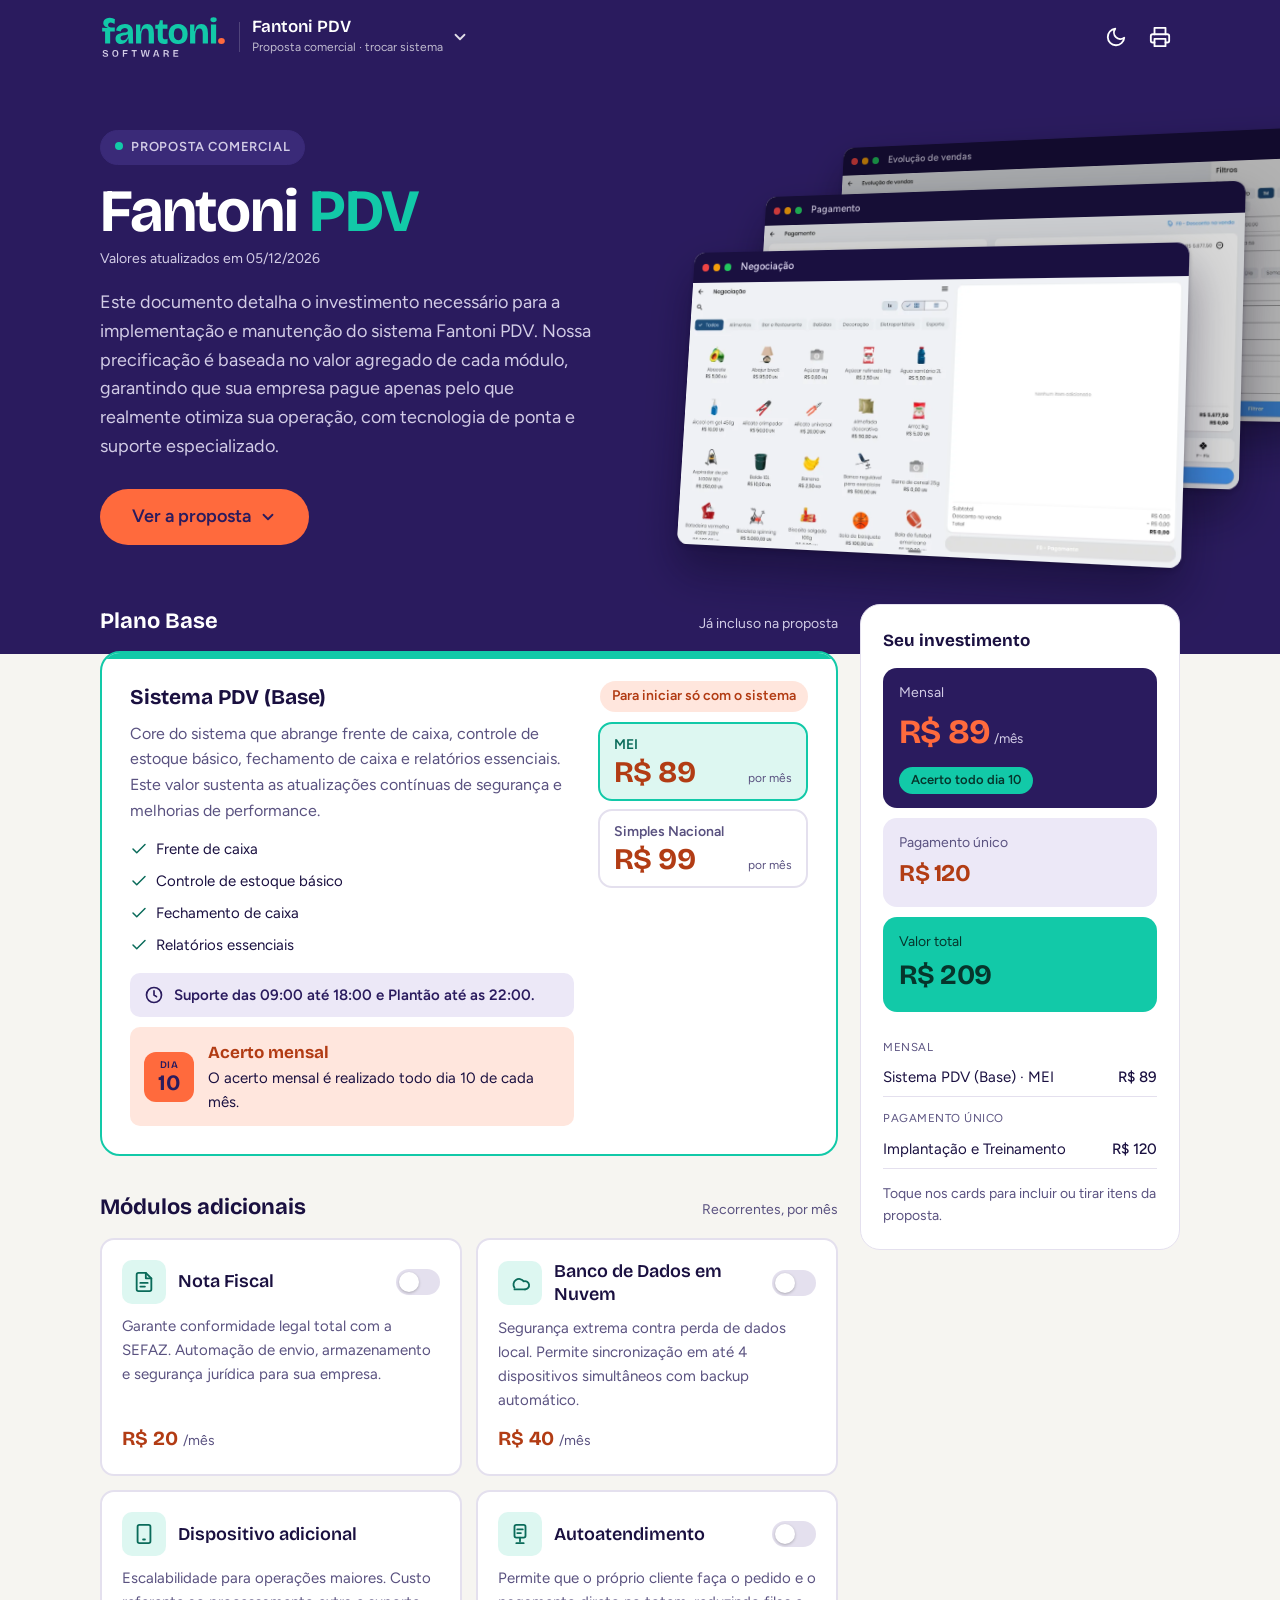
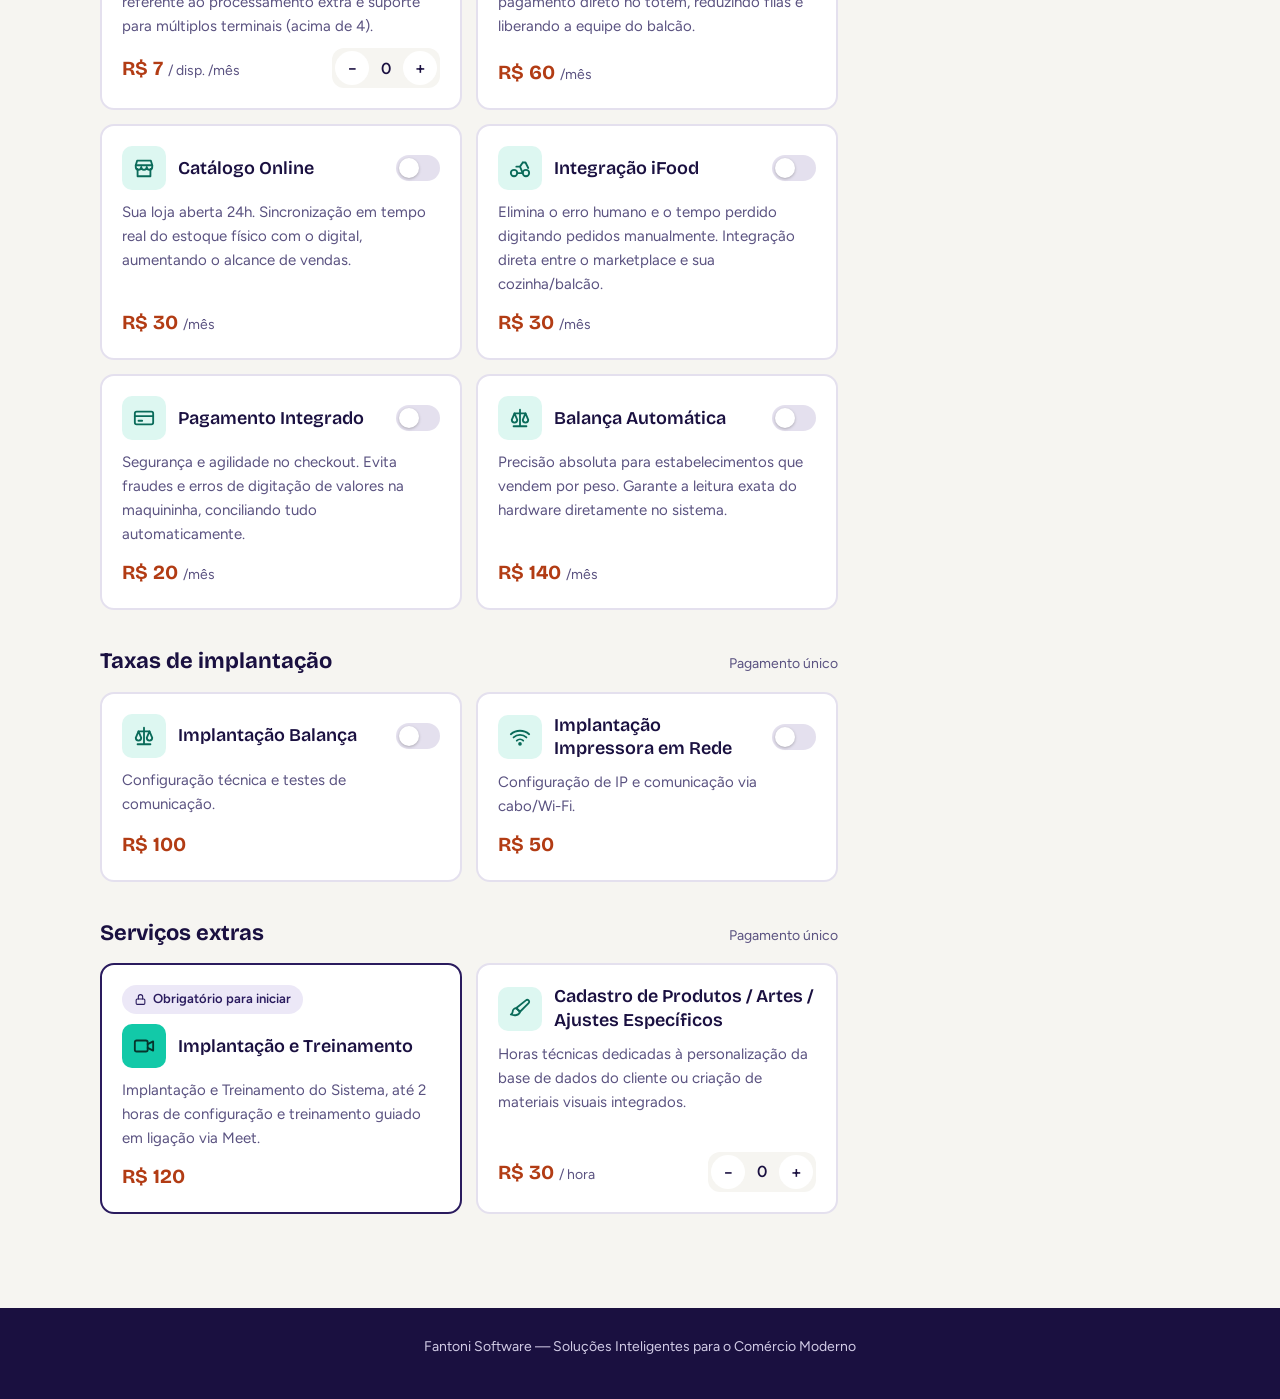
<file: public/index.html>
<!doctype html>
<html lang="pt-BR">
<head>
<meta charset="utf-8">
<meta name="viewport" content="width=device-width, initial-scale=1">
<title>Proposta Fantoni PDV</title>
<script>
  // Aplica o tema escolhido antes de desenhar a página, para não piscar.
  try { const t = localStorage.getItem("tema"); if (t) document.documentElement.dataset.tema = t; } catch (e) {}
</script>
<link rel="preconnect" href="https://fonts.googleapis.com">
<link rel="preconnect" href="https://fonts.gstatic.com" crossorigin>
<link href="https://fonts.googleapis.com/css2?family=Bricolage+Grotesque:opsz,wght@12..96,600;12..96,700&family=Figtree:wght@400;500;600;700&display=swap" rel="stylesheet">
<link rel="icon" href="favicon.svg" type="image/svg+xml">
<link rel="stylesheet" href="estilo.css">
</head>
<body>
<div class="barra">
  <div class="wrap">
    <div class="marca">
      <img class="logo" src="logo-fantoni.svg" alt="fantoni. Software"><span class="sep"></span>
      <div class="sistemas">
        <button class="nome-site" id="nome-site" aria-haspopup="true" aria-expanded="false" title="Trocar de sistema">
          <span><b id="nome-sistema">Fantoni PDV</b><small>Proposta comercial<span class="dica-troca"> · trocar sistema</span></small></span>
          <svg class="seta" width="18" height="18" viewBox="0 0 24 24" fill="none" stroke="currentColor" stroke-width="2.4" stroke-linecap="round" stroke-linejoin="round"><path d="m6 9 6 6 6-6"/></svg>
        </button>
        <nav class="menu-sistemas" id="menu-sistemas"></nav>
      </div>
    </div>
    <div class="acoes">
      <button id="tema" title="Alternar fundo claro / escuro">
        <svg class="sol" width="22" height="22" viewBox="0 0 24 24" fill="none" stroke="currentColor" stroke-width="2" stroke-linecap="round"><circle cx="12" cy="12" r="4"/><path d="M12 2v2M12 20v2M4.9 4.9l1.4 1.4M17.7 17.7l1.4 1.4M2 12h2M20 12h2M4.9 19.1l1.4-1.4M17.7 6.3l1.4-1.4"/></svg>
        <svg class="lua" width="22" height="22" viewBox="0 0 24 24" fill="none" stroke="currentColor" stroke-width="2" stroke-linecap="round" stroke-linejoin="round"><path d="M21 12.8A9 9 0 1 1 11.2 3a7 7 0 0 0 9.8 9.8z"/></svg>
      </button>
      <button id="imprimir" title="Imprimir ou salvar em PDF">
        <svg width="22" height="22" viewBox="0 0 24 24" fill="none" stroke="currentColor" stroke-width="2" stroke-linecap="round" stroke-linejoin="round"><path d="M6 9V2h12v7"/><path d="M6 18H4a2 2 0 0 1-2-2v-5a2 2 0 0 1 2-2h16a2 2 0 0 1 2 2v5a2 2 0 0 1-2 2h-2"/><path d="M6 14h12v8H6z"/></svg>
      </button>
    </div>
  </div>
</div>

<header class="hero">
  <div class="wrap">
    <div class="telas-3d" id="telas" aria-hidden="true"></div>
    <span class="selo"><i></i>Proposta comercial</span>
    <h1 id="titulo">Fantoni PDV</h1>
    <p class="data" id="data"></p>
    <p class="intro" id="intro"></p>
    <a class="cta" href="#base">Ver a proposta
      <svg width="18" height="18" viewBox="0 0 24 24" fill="none" stroke="currentColor" stroke-width="2.4" stroke-linecap="round" stroke-linejoin="round"><path d="m6 9 6 6 6-6"/></svg>
    </a>
  </div>
</header>

<div class="wrap grade">
  <main id="conteudo"></main>
  <aside class="resumo" id="resumo">
    <div class="caixa">
      <h3>Seu investimento</h3>
      <div class="total"><span>Mensal</span><b id="t-mensal">R$ 0</b><small>/mês</small><em class="dia10" id="acerto-curto">Acerto todo dia 10</em></div>
      <div class="total unico"><span>Pagamento único</span><b id="t-unico">R$ 0</b></div>
      <div class="total geral"><span>Valor total</span><b id="t-geral">R$ 0</b></div>
      <ul id="lista"></ul>
      <p class="dica">Toque nos cards para incluir ou tirar itens da proposta.</p>
    </div>
  </aside>
</div>

<footer class="rodape"><div class="wrap" id="rodape"></div></footer>

<script src="dados.js"></script>
<script src="app.js"></script>
</body>
</html>
</file>
<file: public/estilo.css>
/* Design system da Fantoni Software (tokens de fantoni-design-system-2026-11-12):
   verde-água 60% · roxo 30% · laranja 10% (só no que se clica ou se compra). Sem degradê, brilho ou sombra colorida.
   Tema claro por padrão; o escuro segue o Windows, a menos que a pessoa escolha no botão do topo. */
:root {
  --bg: #f6f5f1; --surface: #ffffff; --line: #e4e0ee; --text: #1a1040; --muted: #5a5280; --raio: 14px;
  --topo: #2a1b5e; --roxo-elevado: #3a2a78; --on-roxo-suave: #d2cce6; --roxo-texto: #2a1b5e; --lilas: #ece8f7;
  --marca: #12c9a8; --on-marca: #06352c; --cor: #0a6b5a; --cor-suave: #ddf7f1;
  --laranja: #ff6a3d; --laranja-hover: #f2582a; --on-laranja: #2a1b5e; --laranja-texto: #b23c14; --laranja-suave: #ffe6dd;
  --sombra: none; --sombra-tela: 0 2px 4px rgba(10,6,32,.25), 0 24px 48px rgba(10,6,32,.45);
  --titulo: "Bricolage Grotesque", "Trebuchet MS", system-ui, sans-serif;
  --texto: Figtree, "Segoe UI", system-ui, sans-serif;
}
@media (prefers-color-scheme: dark) {
  :root:not([data-tema="claro"]) { --bg: #120b2e; --surface: #1e1450; --line: #3a2a78; --text: #f4f2fa; --muted: #b9b0d9; --roxo-texto: #c9bef5; --lilas: #2e2266; --cor: #3fe0c2; --cor-suave: #0b3f38; --laranja-hover: #ff8259; --on-laranja: #1a1040; --laranja-texto: #ff8a63; --laranja-suave: #4a1d0f; }
}
:root[data-tema="escuro"] { --bg: #120b2e; --surface: #1e1450; --line: #3a2a78; --text: #f4f2fa; --muted: #b9b0d9; --roxo-texto: #c9bef5; --lilas: #2e2266; --cor: #3fe0c2; --cor-suave: #0b3f38; --laranja-hover: #ff8259; --on-laranja: #1a1040; --laranja-texto: #ff8a63; --laranja-suave: #4a1d0f; }
.lua { display: none; }
:root[data-tema="claro"] .sol { display: none; }
:root[data-tema="claro"] .lua { display: block; }
:root[data-tema="escuro"] .lua { display: none; }
@media (prefers-color-scheme: light) { :root:not([data-tema]) .sol { display: none; } :root:not([data-tema]) .lua { display: block; } }

* { box-sizing: border-box; }
html { scroll-behavior: smooth; }
body { margin: 0; background: var(--bg); color: var(--text); font: 16px/1.6 var(--texto); transition: background .3s; }
button { font: inherit; color: inherit; cursor: pointer; }
.wrap { max-width: 1120px; margin: 0 auto; padding: 0 20px; }

/* barra do topo */
.barra { background: var(--topo); color: #fff; position: sticky; top: 0; z-index: 20; }
.barra .wrap { height: 74px; display: flex; align-items: center; justify-content: space-between; }
.marca { display: flex; align-items: center; gap: 12px; }
.marca .logo { height: 44px; width: auto; display: block; }
.marca .sep { width: 1px; height: 30px; background: rgba(255,255,255,.18); }
.marca b { display: block; font-family: var(--titulo); font-weight: 600; font-size: 17px; line-height: 1.2; }
.marca small { display: block; font-size: 12px; opacity: .7; }

/* troca de sistema (clique no nome do topo) */
.sistemas { position: relative; }
.barra .nome-site { gap: 8px; align-items: center; padding: 6px 10px; margin-left: -10px; text-align: left; }
.nome-site .seta { transition: transform .15s; opacity: .85; flex: none; }
.nome-site[aria-expanded="true"] .seta { transform: rotate(180deg); }
.menu-sistemas { position: absolute; top: calc(100% + 10px); left: -10px; z-index: 30; width: 300px; background: var(--surface); color: var(--text); border: 1px solid var(--line); border-radius: var(--raio); padding: 8px; box-shadow: 0 8px 24px rgba(26,16,64,.16); display: none; }
.menu-sistemas.aberto { display: block; animation: entra .15s ease; }
.menu-sistemas .rotulo { font-size: 11.5px; color: var(--muted); padding: 4px 10px 6px; text-transform: uppercase; letter-spacing: .5px; }
.menu-sistemas a { display: flex; align-items: center; gap: 12px; padding: 10px; border-radius: 10px; color: inherit; text-decoration: none; }
.menu-sistemas a:hover { background: var(--bg); }
.menu-sistemas .bola { width: 36px; height: 36px; border-radius: 10px; flex: none; display: grid; place-items: center; font-weight: 700; font-size: 12px; font-family: var(--titulo); }
.menu-sistemas .bola.pdv { background: #2a1b5e; color: #12c9a8; }
.menu-sistemas .bola.linkpro { background: #12c9a8; color: #06352c; }
.menu-sistemas .n1 { font-weight: 600; font-size: 14.5px; display: block; }
.menu-sistemas .n2 { font-size: 12px; color: var(--muted); display: block; }
.menu-sistemas .atual { margin-left: auto; font-size: 11px; color: var(--cor); font-weight: 600; }

/* parte da proposta ainda sem itens */
.aguardando { background: var(--surface); border: 2px dashed var(--line); border-radius: var(--raio); padding: 22px; display: flex; gap: 14px; align-items: center; color: var(--muted); font-size: 14px; }
.aguardando .ico { width: 46px; height: 46px; flex: none; border-radius: 13px; background: var(--cor-suave); color: var(--cor); display: grid; place-items: center; }
.aguardando b { display: block; color: var(--text); font-family: var(--titulo); font-size: 16px; font-weight: 600; }
.acoes { display: flex; gap: 4px; }
.barra button { border: 0; background: none; color: #fff; padding: 9px; border-radius: 10px; display: flex; }
.barra button:hover { background: var(--roxo-elevado); }
.barra button:focus-visible, .cta:focus-visible, .item:focus-visible, .regime:focus-visible { outline: 3px solid var(--marca); outline-offset: 3px; }

/* abertura */
.hero { position: relative; overflow: hidden; background: var(--topo); color: #fff; padding: 56px 0 90px; }
.hero .wrap { position: relative; }
.selo { display: table; font-size: 13px; font-weight: 600; letter-spacing: .8px; text-transform: uppercase; color: var(--on-roxo-suave); border: 1px solid var(--roxo-elevado); background: var(--roxo-elevado); padding: 6px 14px; border-radius: 999px; }
.selo i { display: inline-block; width: 8px; height: 8px; border-radius: 50%; background: var(--marca); margin-right: 8px; vertical-align: 1px; }
.hero h1 { font-family: var(--titulo); font-size: clamp(34px, 6vw, 60px); font-weight: 700; margin: 14px 0 4px; letter-spacing: -.02em; line-height: 1.08; }
.hero h1 em { font-style: normal; color: var(--marca); }
.hero .data { margin: 0 0 18px; color: var(--on-roxo-suave); font-size: 14px; }
.hero .intro { max-width: 680px; margin: 0; color: var(--on-roxo-suave); font-size: 18px; }

/* telas do sistema em 3D, à direita da abertura */
.telas-3d { display: none; }
.hero.com-telas { min-height: 580px; }
.hero.com-telas .wrap > :not(.telas-3d) { max-width: 46%; position: relative; z-index: 1; }
.hero.com-telas .telas-3d { display: block; position: absolute; top: -24px; right: -90px; width: 56%; height: 470px; perspective: 1600px; z-index: 0; pointer-events: none; }
.tela { position: absolute; margin: 0; width: 84%; transform: var(--giro); transition: transform .9s ease, top .9s ease, right .9s ease, left .9s ease, filter .9s ease; }
.tela .cartao { border-radius: 12px; overflow: hidden; background: #fff; box-shadow: var(--sombra-tela); animation: paira 7s ease-in-out infinite alternate; }
.tela img, .tela .vazia { display: block; width: 100%; }
.tela .vazia { aspect-ratio: 16 / 10; }
.tela .vazia { display: grid; place-items: center; background: #f6f5f1; color: #5a5280; font-size: 13px; font-weight: 600; }
.janela { display: flex; align-items: center; gap: 5px; padding: 7px 10px; background: #1a1040; color: #d2cce6; font-size: 11px; font-weight: 600; }
.janela i { width: 8px; height: 8px; border-radius: 50%; background: #ef4444; }
.janela i:nth-child(2) { background: #f59e0b; }
.janela i:nth-child(3) { background: #22c55e; margin-right: 6px; }
.tela.t3 { top: 0; right: 0; --giro: rotateY(-20deg) rotateX(7deg) translateZ(-120px); z-index: 1; filter: brightness(.7); }
.tela.t2 { top: 70px; right: 9%; --giro: rotateY(-20deg) rotateX(7deg) translateZ(-50px); z-index: 2; filter: brightness(.85); }
.tela.t1 { top: 145px; right: 15%; --giro: rotateY(-20deg) rotateX(7deg) translateZ(30px); z-index: 3; }
@keyframes paira { to { transform: translateY(-14px); } }
.cta { display: inline-flex; align-items: center; gap: 8px; margin-top: 28px; min-height: 56px; background: var(--laranja); color: var(--on-laranja); text-decoration: none; font-weight: 600; font-size: 18px; padding: 0 32px; border-radius: 999px; transition: background .15s, transform .15s; }
.cta:hover { background: var(--laranja-hover); transform: translateY(-2px); }

/* conteúdo + resumo lateral */
.grade { display: grid; grid-template-columns: 1fr 320px; gap: 22px; margin-top: -50px; position: relative; padding-bottom: 60px; }
main { min-width: 0; }
section { margin-bottom: 34px; scroll-margin-top: 80px; }
.titulo { display: flex; align-items: baseline; justify-content: space-between; gap: 10px; margin: 0 0 12px; }
.titulo h2 { font-family: var(--titulo); font-size: 22px; font-weight: 700; margin: 0; }
.titulo span { color: var(--muted); font-size: 14px; }
section:first-child .titulo h2 { color: #fff; }
section:first-child .titulo span { color: var(--on-roxo-suave); }

/* plano base */
.base { background: var(--surface); border-radius: 20px; padding: 28px; display: grid; grid-template-columns: 1fr auto; gap: 24px; border: 2px solid var(--marca); position: relative; overflow: hidden; }
.base::before { content: ""; position: absolute; inset: 0 0 auto 0; height: 6px; background: var(--marca); }
.base h3 { margin: 0 0 6px; font-family: var(--titulo); font-size: 21px; font-weight: 700; }
.base p { margin: 0 0 14px; color: var(--muted); font-size: 16px; }
.base ul { list-style: none; margin: 0; padding: 0; display: grid; grid-template-columns: repeat(auto-fill, minmax(220px, 1fr)); gap: 8px 16px; }
.base li { display: flex; gap: 8px; align-items: center; font-size: 15px; }
.base li svg { color: var(--cor); flex: none; }
.suporte { margin-top: 16px; display: flex; gap: 10px; align-items: center; background: var(--lilas); color: var(--roxo-texto); padding: 10px 14px; border-radius: 10px; font-size: 15px; font-weight: 600; }
.acerto { margin-top: 10px; display: flex; gap: 14px; align-items: center; background: var(--laranja-suave); color: var(--text); padding: 12px 14px; border-radius: 10px; font-size: 15px; }
.acerto b { display: block; font-family: var(--titulo); font-size: 17px; color: var(--laranja-texto); }
.acerto .dia { flex: none; width: 50px; height: 50px; border-radius: 12px; background: var(--laranja); color: var(--on-laranja); display: grid; place-content: center; text-align: center; font-family: var(--titulo); font-weight: 700; font-size: 22px; line-height: 1; }
.acerto .dia small { font-size: 10px; font-weight: 600; text-transform: uppercase; letter-spacing: .5px; margin-bottom: 2px; }
.total .dia10 { display: inline-block; margin-top: 8px; font-style: normal; font-size: 13px; font-weight: 600; background: var(--marca); color: var(--on-marca); padding: 3px 12px; border-radius: 999px; }
.preco-base { text-align: right; display: flex; flex-direction: column; align-items: flex-end; }
.preco-base .oferta { display: inline-block; font-size: 14px; font-weight: 600; background: var(--laranja-suave); color: var(--laranja-texto); padding: 4px 12px; border-radius: 999px; margin-bottom: 10px; }
.regimes { display: flex; flex-direction: column; gap: 8px; width: 210px; }
.regime { border: 2px solid var(--line); background: var(--surface); border-radius: 14px; padding: 10px 14px; display: grid; grid-template-columns: 1fr auto; align-items: baseline; text-align: left; transition: border-color .2s, background .2s; }
.regime span { font-weight: 600; font-size: 14px; grid-column: 1 / -1; color: var(--muted); }
.regime b { font-family: var(--titulo); font-size: 30px; font-weight: 700; letter-spacing: -.02em; line-height: 1.1; color: var(--laranja-texto); }
.regime small { color: var(--muted); font-size: 12px; text-align: right; }
.regime:hover { border-color: var(--marca); }
.preco-unico { width: 210px; border: 2px solid var(--marca); background: var(--cor-suave); border-radius: 14px; padding: 12px 14px; display: flex; flex-direction: column; text-align: left; }
.preco-unico span { font-weight: 600; font-size: 14px; color: var(--cor); }
.preco-unico b { font-family: var(--titulo); font-size: 34px; font-weight: 700; letter-spacing: -.02em; line-height: 1.15; color: var(--laranja-texto); }
.preco-unico small { color: var(--muted); font-size: 12px; }
.preco-unico em { font-style: normal; font-size: 13px; color: var(--muted); margin-top: 8px; padding-top: 8px; border-top: 1px solid var(--line); }
.regime[aria-checked="true"] { border-color: var(--marca); background: var(--cor-suave); }
.regime[aria-checked="true"] span { color: var(--cor); }

/* cards de itens */
.itens { display: grid; grid-template-columns: repeat(2, 1fr); gap: 14px; }
.item { background: var(--surface); border: 2px solid var(--line); border-radius: var(--raio); padding: 20px; text-align: left; display: flex; flex-direction: column; gap: 10px; transition: border-color .2s, transform .2s; position: relative; }
.item:hover { transform: translateY(-3px); }
.item.on { border-color: var(--marca); }
.item.obrigatorio { cursor: default; border-color: var(--roxo-texto); }
.item.obrigatorio:hover { transform: none; }
.item.obrigatorio .ico { background: var(--lilas); color: var(--roxo-texto); }
.selo-obrig { align-self: flex-start; display: inline-flex; align-items: center; gap: 6px; font-size: 13px; font-weight: 600; background: var(--lilas); color: var(--roxo-texto); padding: 4px 12px; border-radius: 999px; }
.item .cab { display: flex; align-items: center; gap: 12px; }
.item .ico { width: 44px; height: 44px; flex: none; border-radius: 10px; background: var(--cor-suave); color: var(--cor); display: grid; place-items: center; transition: background .2s, color .2s; }
.item.on .ico { background: var(--marca); color: var(--on-marca); }
.item h4 { margin: 0; font-family: var(--titulo); font-size: 18px; font-weight: 600; line-height: 1.3; flex: 1; }
.item p { margin: 0; color: var(--muted); font-size: 15px; flex: 1; }
.item h4 .tag { display: inline-block; margin-left: 6px; vertical-align: 2px; font-family: var(--texto); font-size: 12px; font-weight: 600; color: var(--cor); background: var(--cor-suave); padding: 2px 10px; border-radius: 999px; }
.nota-grupo { margin: -4px 0 14px; color: var(--muted); font-size: 16px; }
.item .pe { display: flex; align-items: center; justify-content: space-between; gap: 10px; }
.item .valor { font-family: var(--titulo); font-weight: 700; font-size: 20px; color: var(--laranja-texto); }
.item .valor small { font-family: var(--texto); font-weight: 400; color: var(--muted); font-size: 14px; }
.chave { width: 44px; height: 26px; border-radius: 99px; background: var(--line); position: relative; flex: none; transition: background .2s; }
.chave::after { content: ""; position: absolute; top: 3px; left: 3px; width: 20px; height: 20px; border-radius: 50%; background: #fff; box-shadow: 0 1px 3px rgba(0,0,0,.25); transition: transform .2s; }
.item.on .chave { background: var(--marca); }
.item.on .chave::after { transform: translateX(18px); }
.qtd { display: flex; align-items: center; gap: 4px; background: var(--bg); border-radius: 12px; padding: 3px; }
.qtd button { border: 0; background: var(--surface); width: 34px; height: 34px; border-radius: 999px; font-size: 17px; font-weight: 600; line-height: 1; }
.qtd button:hover { color: var(--cor); }
.qtd span { min-width: 26px; text-align: center; font-weight: 600; }

/* resumo */
.resumo { position: relative; }
.caixa { position: sticky; top: 86px; background: var(--surface); border: 1px solid var(--line); border-radius: 20px; padding: 22px; }
.caixa h3 { margin: 0 0 14px; font-family: var(--titulo); font-size: 17px; font-weight: 700; }
.total { background: var(--topo); color: #fff; border-radius: var(--raio); padding: 14px 16px; }
.total span { display: block; font-size: 14px; color: var(--on-roxo-suave); }
.total b { font-family: var(--titulo); font-size: 34px; font-weight: 700; letter-spacing: -.02em; color: var(--laranja); }
.total small { color: var(--on-roxo-suave); margin-left: 3px; }
.total.unico { background: var(--lilas); color: var(--text); margin-top: 10px; }
.total.unico span { color: var(--muted); }
.total.unico b { font-size: 24px; color: var(--laranja-texto); }
.total.geral { background: var(--marca); color: var(--on-marca); margin-top: 10px; }
.total.geral span { color: var(--on-marca); }
.total.geral span small { color: var(--on-marca); font-size: 12px; margin: 0; }
.total.geral b { font-size: 28px; color: var(--on-marca); }
.caixa ul { list-style: none; margin: 14px 0 0; padding: 0; font-size: 15px; }
.caixa li { display: flex; justify-content: space-between; gap: 10px; padding: 7px 0; border-bottom: 1px solid var(--line); animation: entra .25s ease; }
.caixa li span:last-child { white-space: nowrap; font-weight: 500; }
.caixa li.grupo { border: 0; padding: 12px 0 2px; font-size: 11.5px; text-transform: uppercase; letter-spacing: .5px; color: var(--muted); animation: none; }
@keyframes entra { from { opacity: 0; transform: translateX(-6px); } }
.dica { margin: 14px 0 0; font-size: 14px; color: var(--muted); }
.pulsa { animation: pulsa .35s ease; }
@keyframes pulsa { 50% { transform: scale(1.06); } }

.rodape { padding: 28px 0 40px; background: #1a1040; color: #d2cce6; font-size: 14px; text-align: center; }

/* entrada ao rolar */
.surge { opacity: 0; transform: translateY(18px); transition: opacity .6s ease, transform .6s ease; }
.surge.visivel { opacity: 1; transform: none; }

@media (max-width: 900px) {
  .hero.com-telas { min-height: 0; }
  .hero.com-telas .wrap > :not(.telas-3d) { max-width: none; }
  .hero.com-telas .telas-3d { position: relative; top: 0; right: 0; width: 100%; height: clamp(230px, 62vw, 470px); margin-bottom: 10px; order: -1; }
  .hero.com-telas .wrap { display: flex; flex-direction: column; align-items: flex-start; }
  .hero.com-telas { padding-top: 28px; }
  .hero.com-telas .telas-3d { align-self: stretch; }
  /* pilha centralizada e menos inclinada: a da frente à esquerda, as de trás aparecendo à direita */
  .tela { width: 80%; right: auto; }
  .tela.t3 { top: 0; left: 18%; --giro: rotateY(-12deg) rotateX(5deg) translateZ(-80px); }
  .tela.t2 { top: 9%; left: 10%; --giro: rotateY(-12deg) rotateX(5deg) translateZ(-35px); }
  .tela.t1 { top: 19%; left: 2%; --giro: rotateY(-12deg) rotateX(5deg) translateZ(20px); }
  .grade { grid-template-columns: 1fr; }
  .resumo { position: sticky; bottom: 0; z-index: 15; margin: 0 -20px -60px; }
  .caixa { position: static; border-radius: 20px 20px 0 0; padding: 14px 18px; border-width: 1px 0 0; box-shadow: 0 -4px 16px rgba(26,16,64,.12); display: grid; grid-template-columns: 1fr 1fr; gap: 10px; }
  .caixa h3, .caixa ul, .dica { display: none; }
  .total.unico { margin: 0; }
  .total.geral { grid-column: 1 / -1; margin: 0; display: flex; align-items: center; justify-content: space-between; padding: 10px 16px; }
  .total.geral b { font-size: 20px; }
  .total b { font-size: 22px; }
  .total .dia10 { display: block; width: fit-content; margin-top: 4px; font-size: 11px; padding: 2px 8px; }
  .total.unico b { font-size: 18px; }
}
@media (max-width: 600px) {
  .dica-troca, .marca .sep, .marca small { display: none; }
  .marca .logo { height: 34px; }
  .marca { gap: 8px; }
  .menu-sistemas { position: fixed; top: 70px; left: 16px; right: 16px; width: auto; }
  .itens { grid-template-columns: 1fr; }
  .base { grid-template-columns: 1fr; padding: 20px; }
  .base ul { grid-template-columns: 1fr; }
  .preco-base { text-align: left; align-items: stretch; }
  .preco-base .oferta { align-self: flex-start; }
  .regimes { width: auto; flex-direction: row; }
  .regime { flex: 1; }
  .preco-unico { width: auto; }
  .regime b { font-size: 24px; }
}
@media (prefers-reduced-motion: reduce) { * { animation: none !important; transition: none !important; } .surge { opacity: 1; transform: none; } }

/* impressão / PDF: só o que foi escolhido */
@media print {
  .barra, .cta, .dica, .chave, .qtd button { display: none !important; }
  body { background: #fff; }
  .hero { padding: 20px 0; color: #000; background: none; }
  .selo { background: #eee; }
  .grade { grid-template-columns: 1fr; margin: 0; }
  section:first-child .titulo h2, section:first-child .titulo span { color: inherit; }
  .item:not(.on) { display: none; }
  .surge { opacity: 1; transform: none; }
  .item, .base, .caixa { box-shadow: none; border: 1px solid #ccc; break-inside: avoid; }
}
</file>
